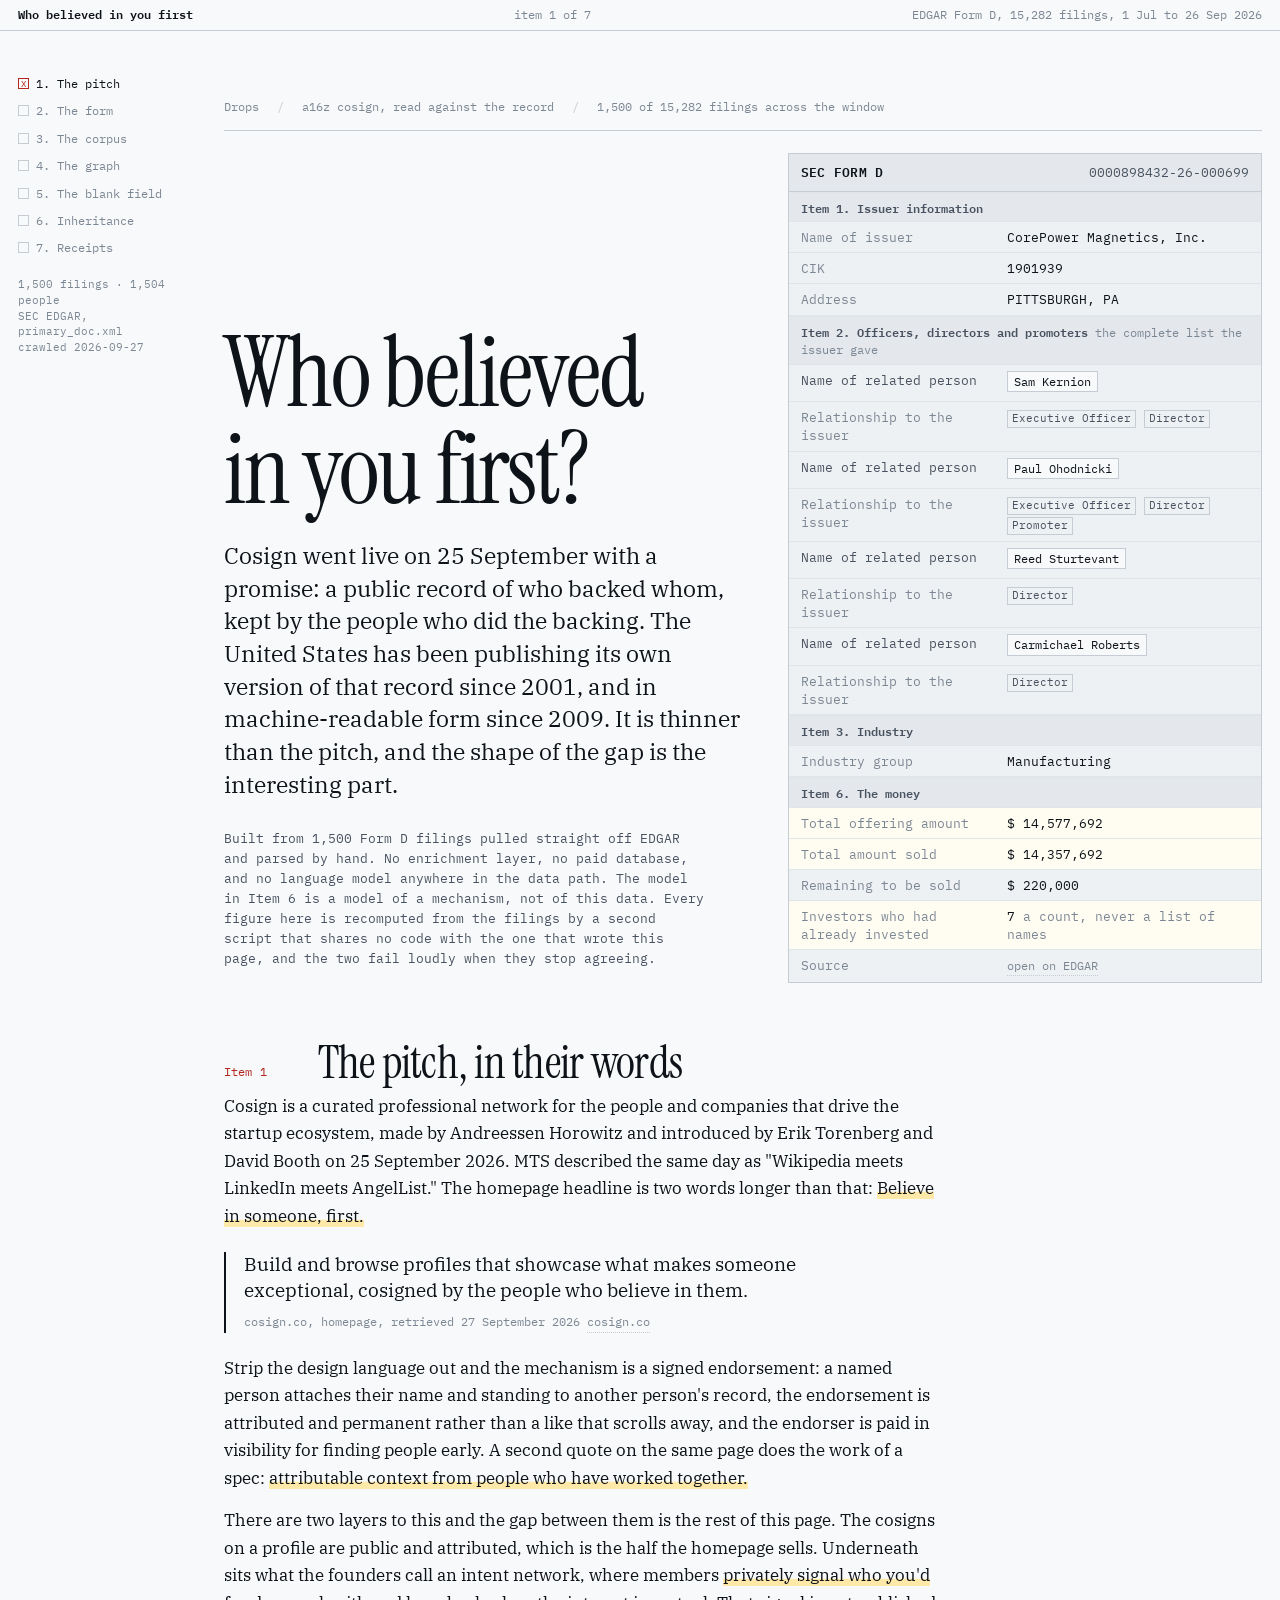
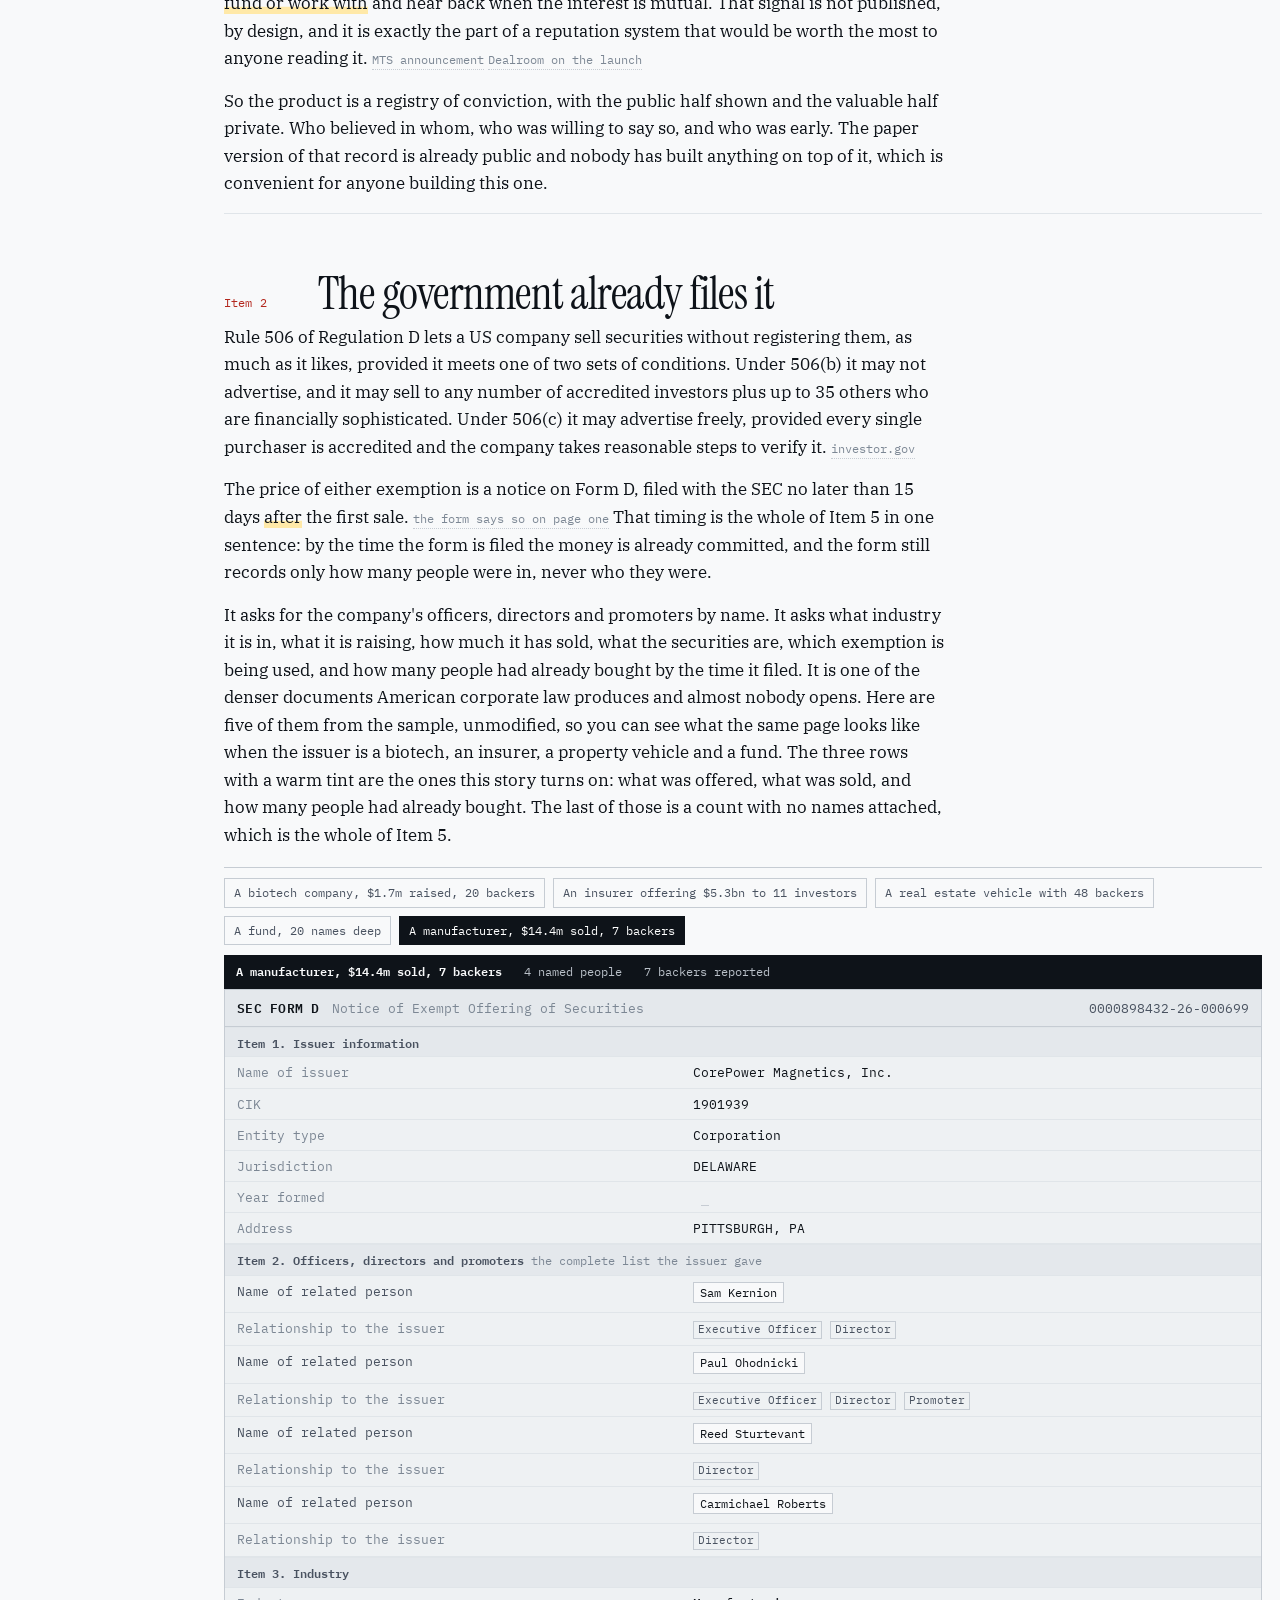
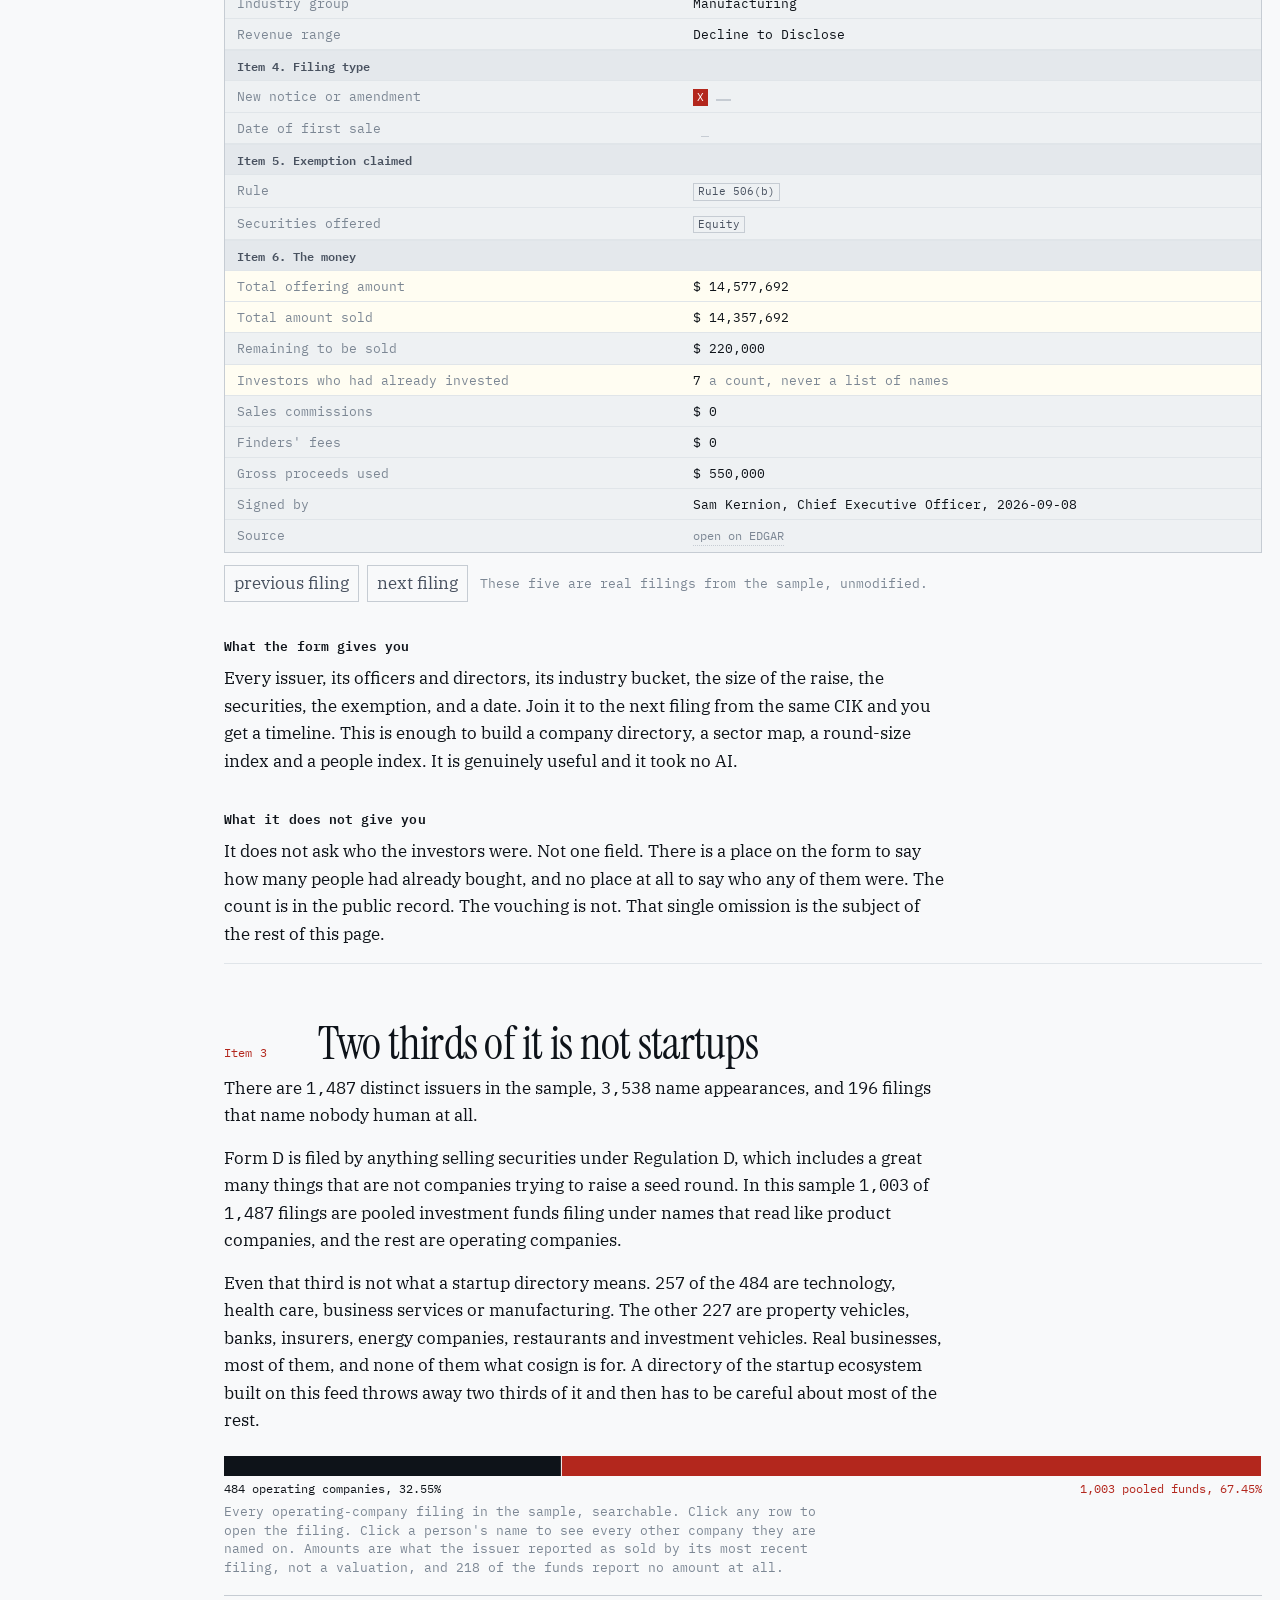
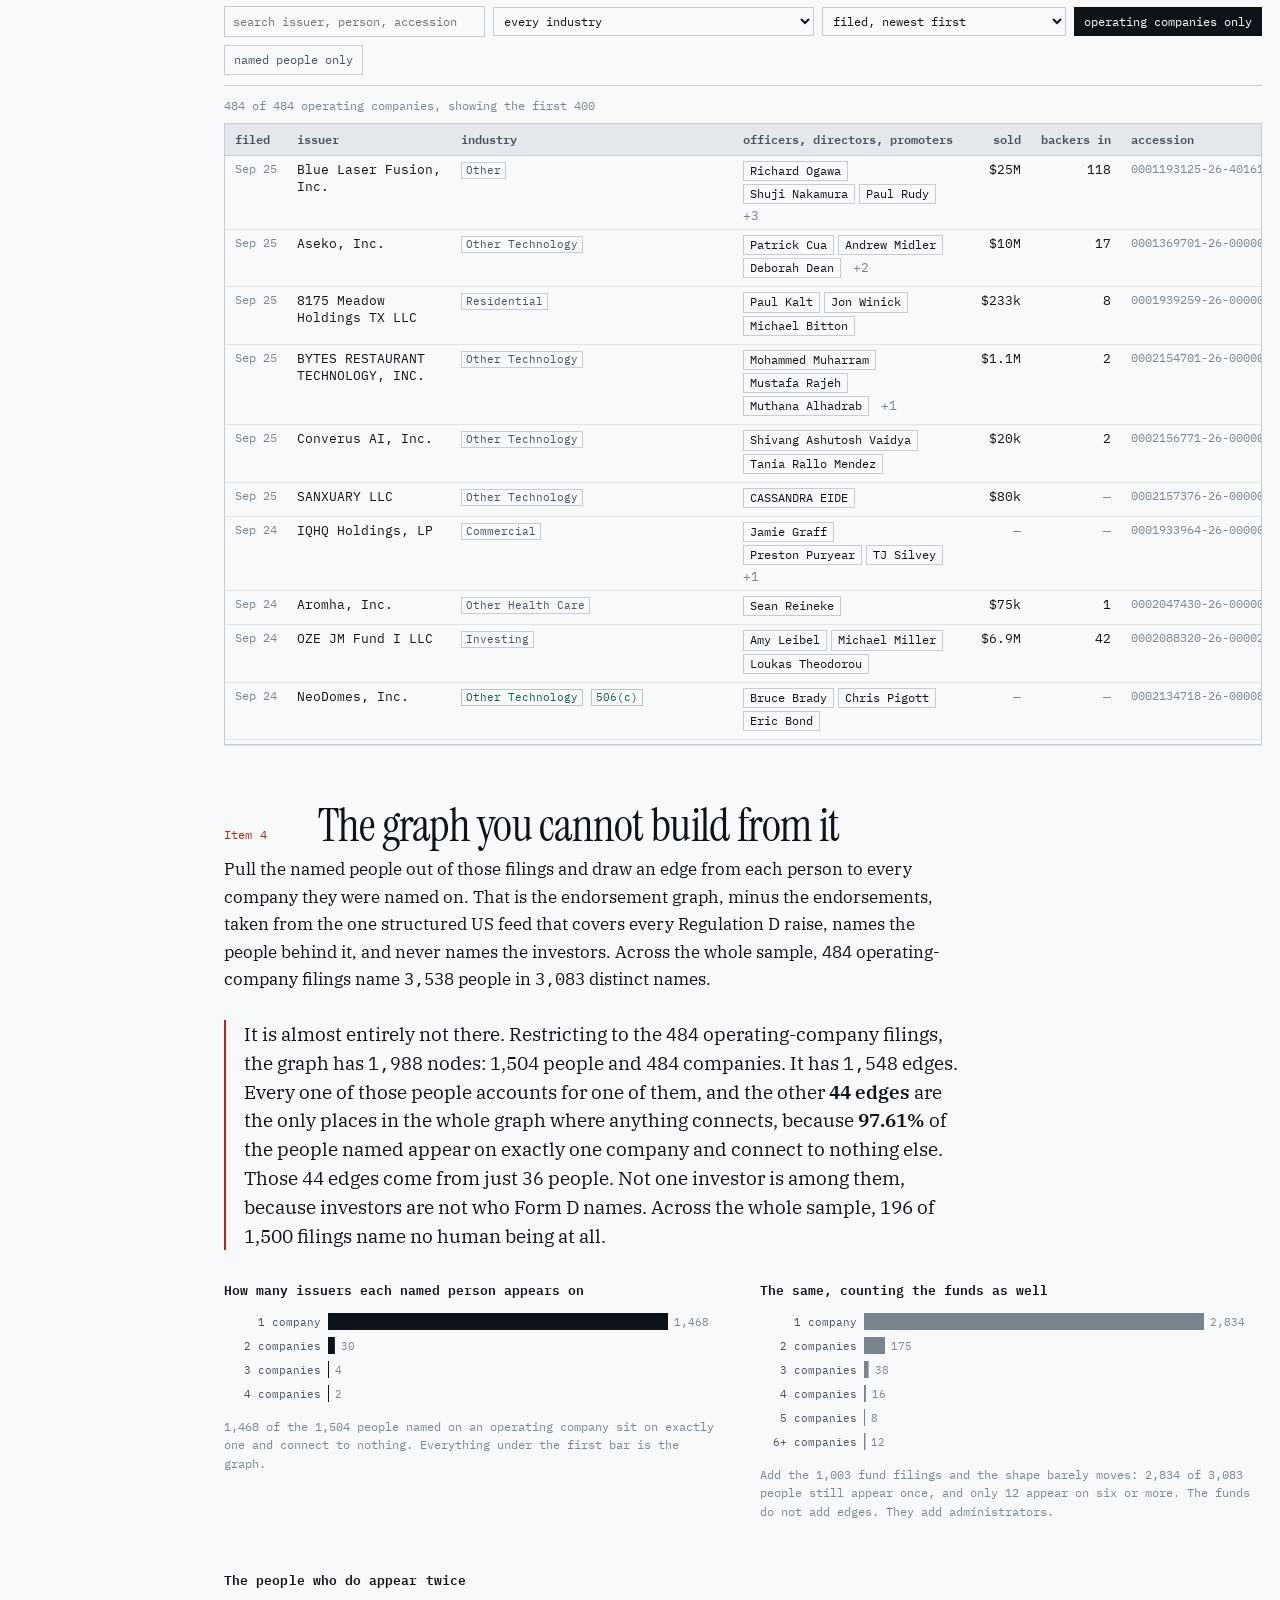
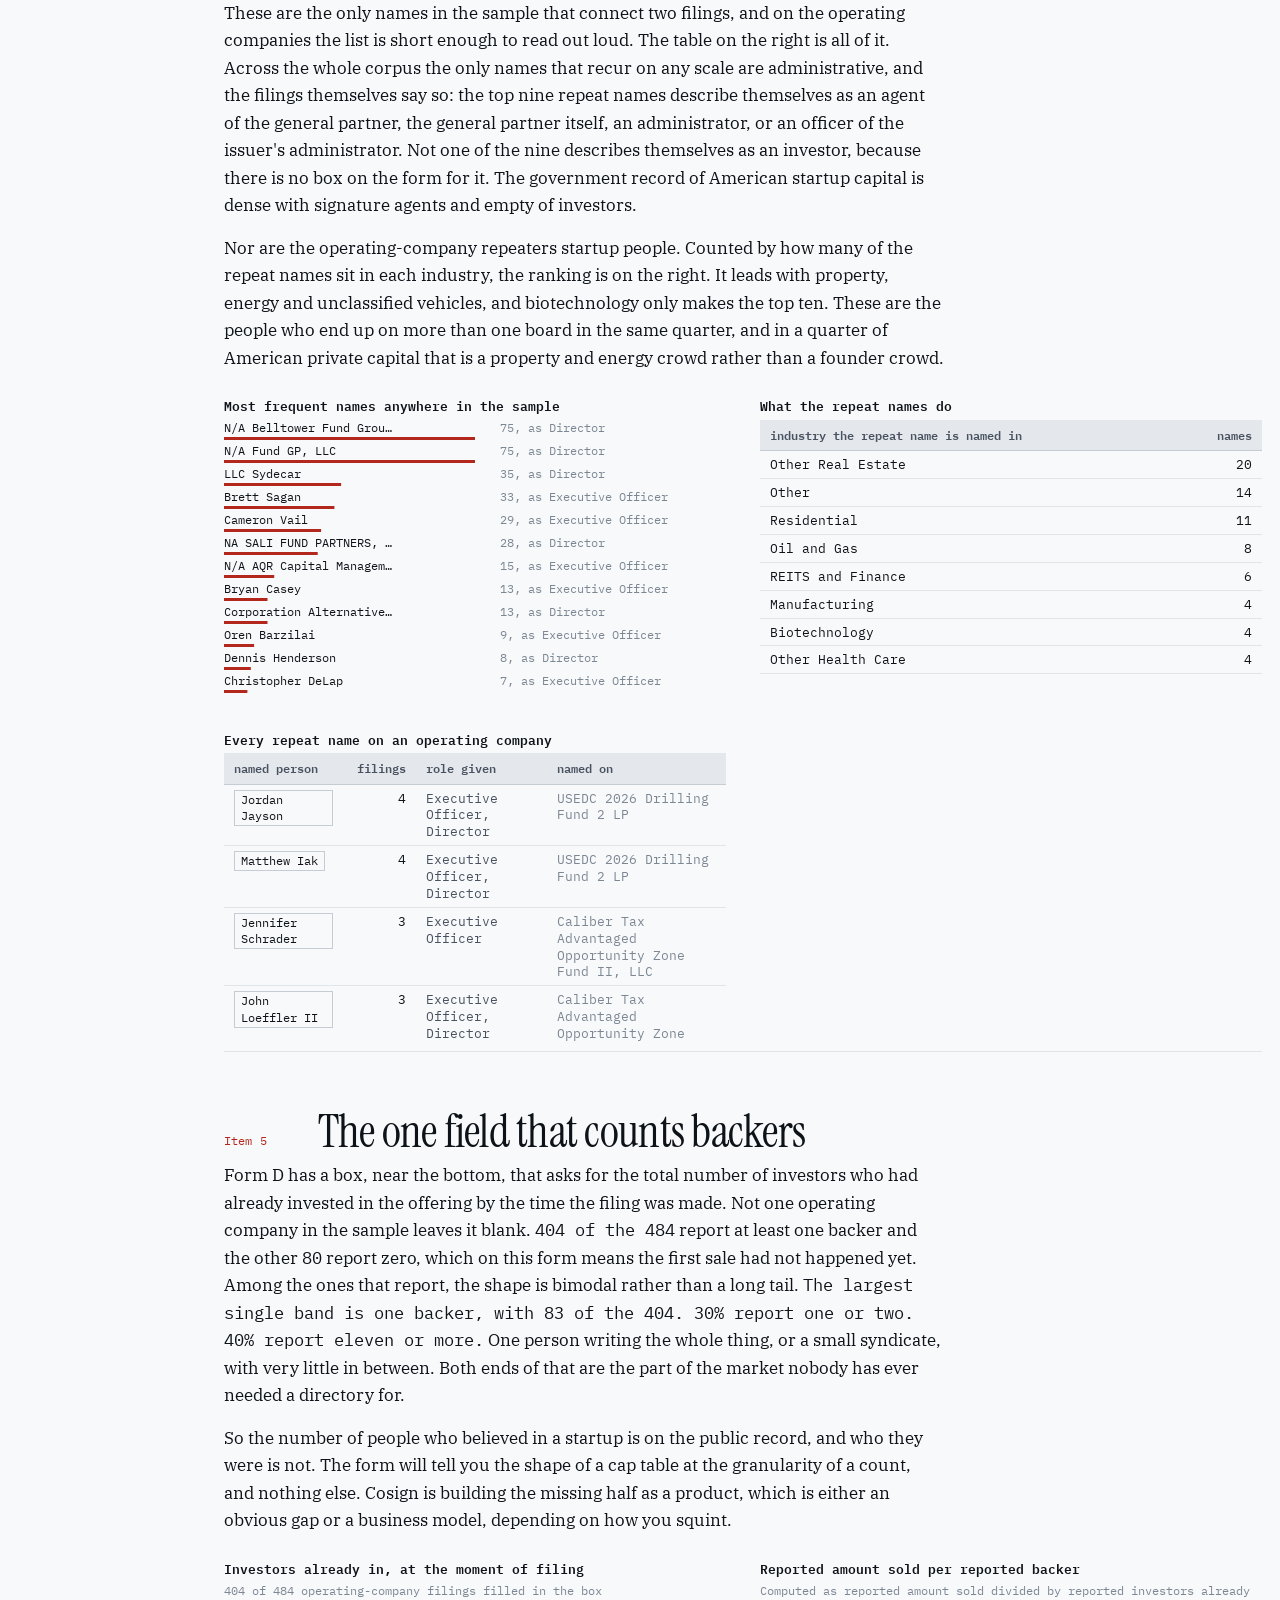
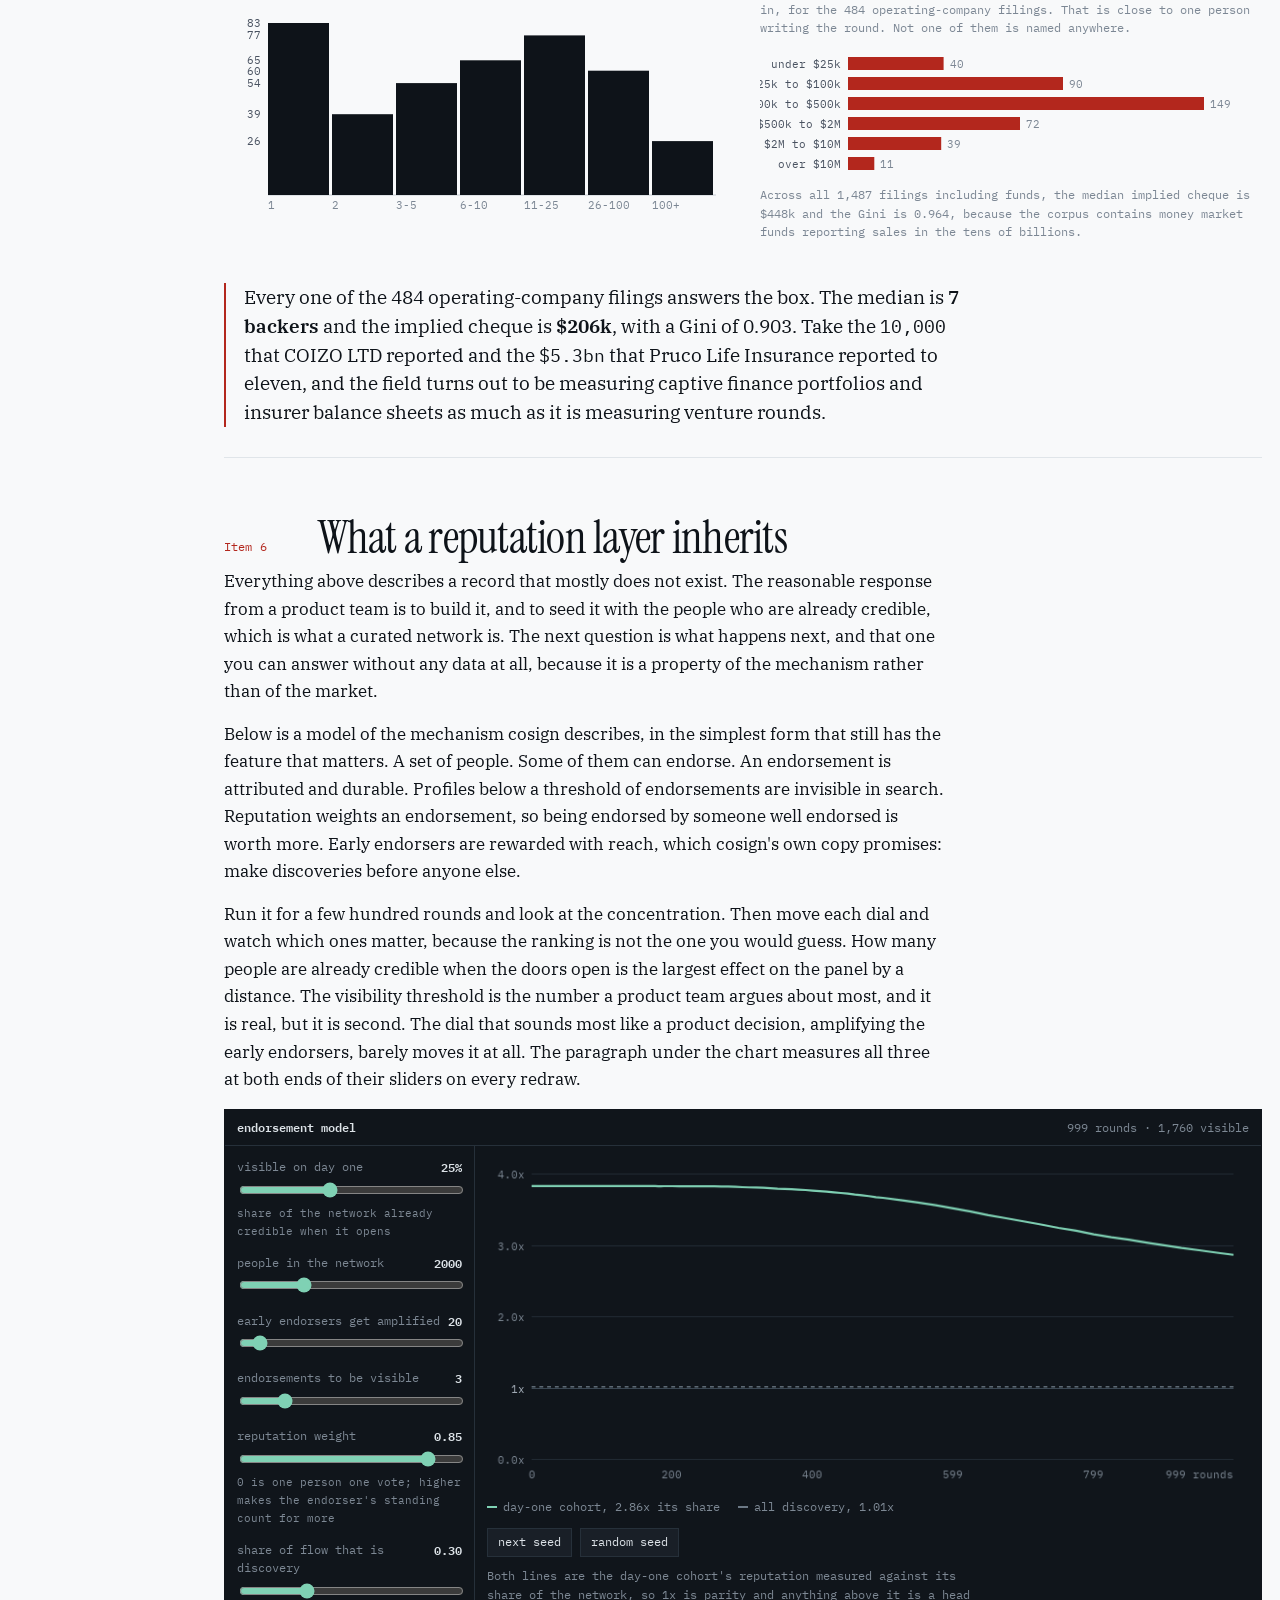
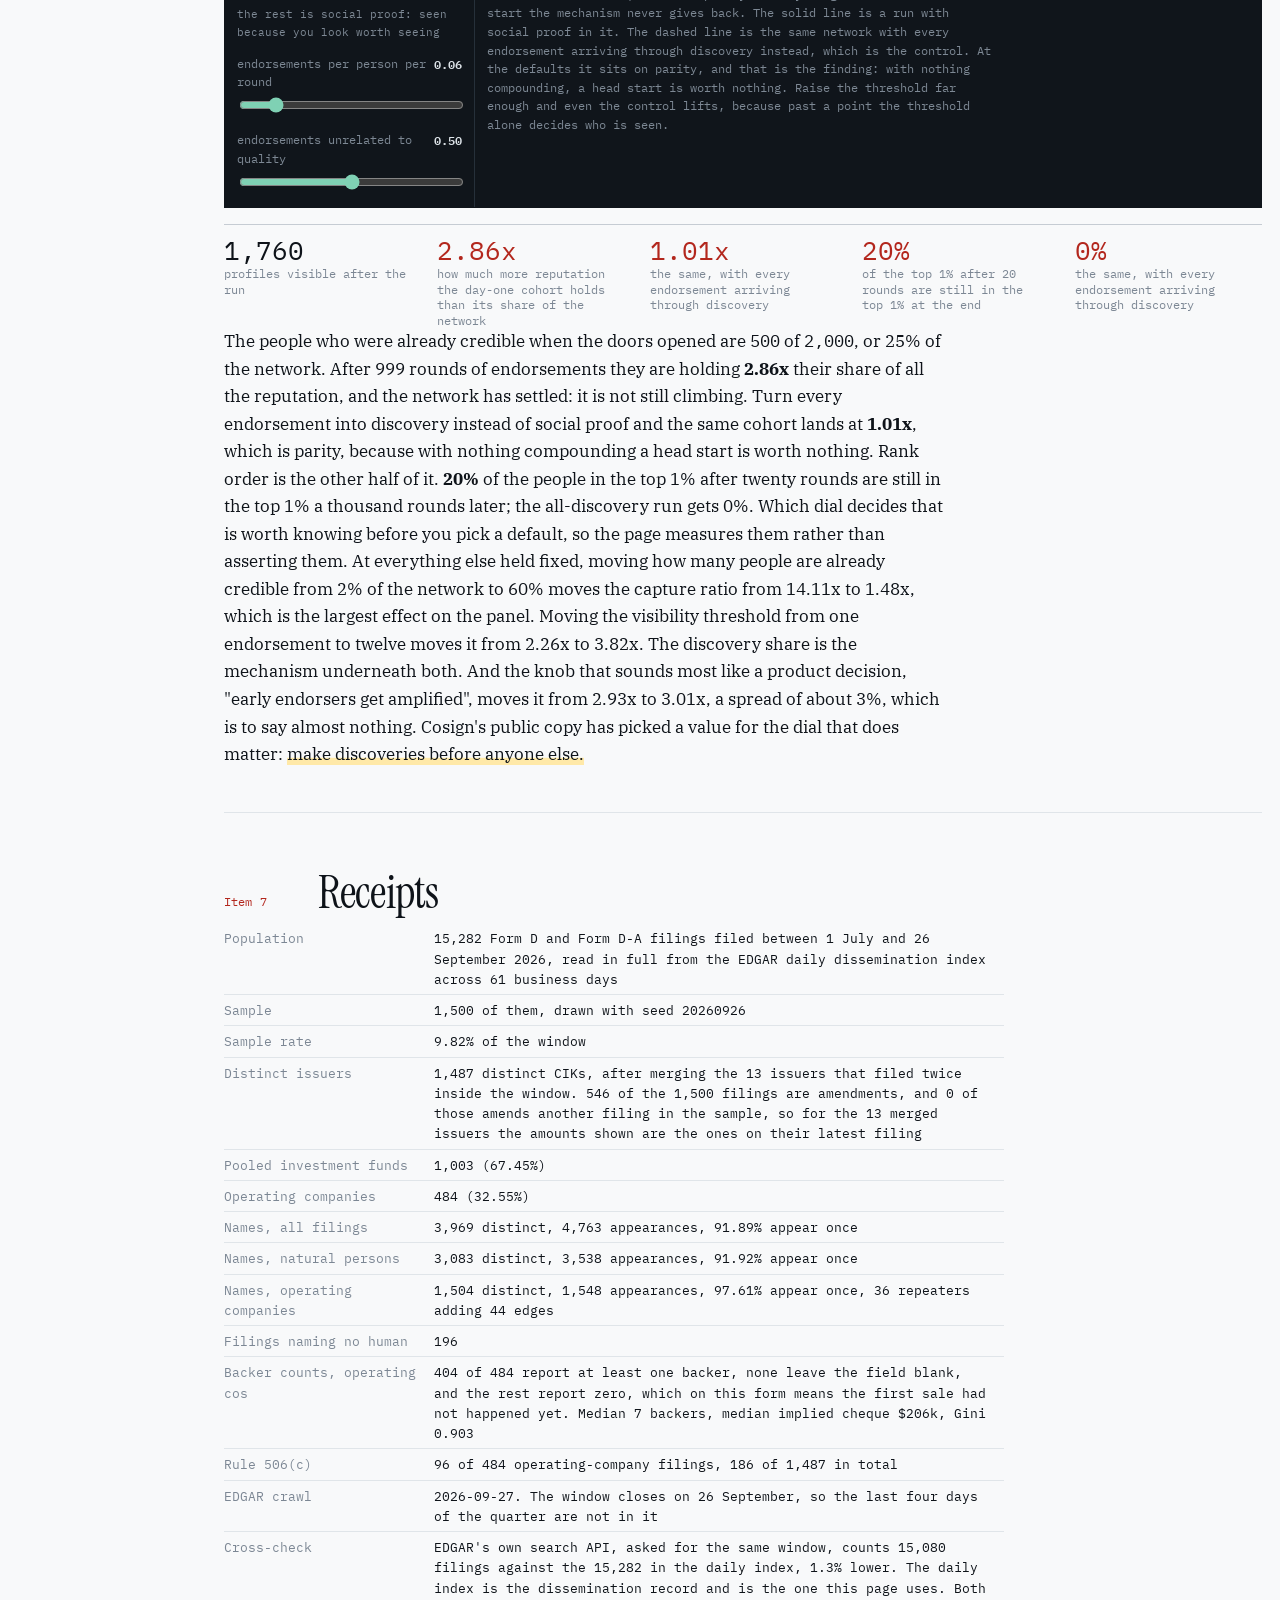
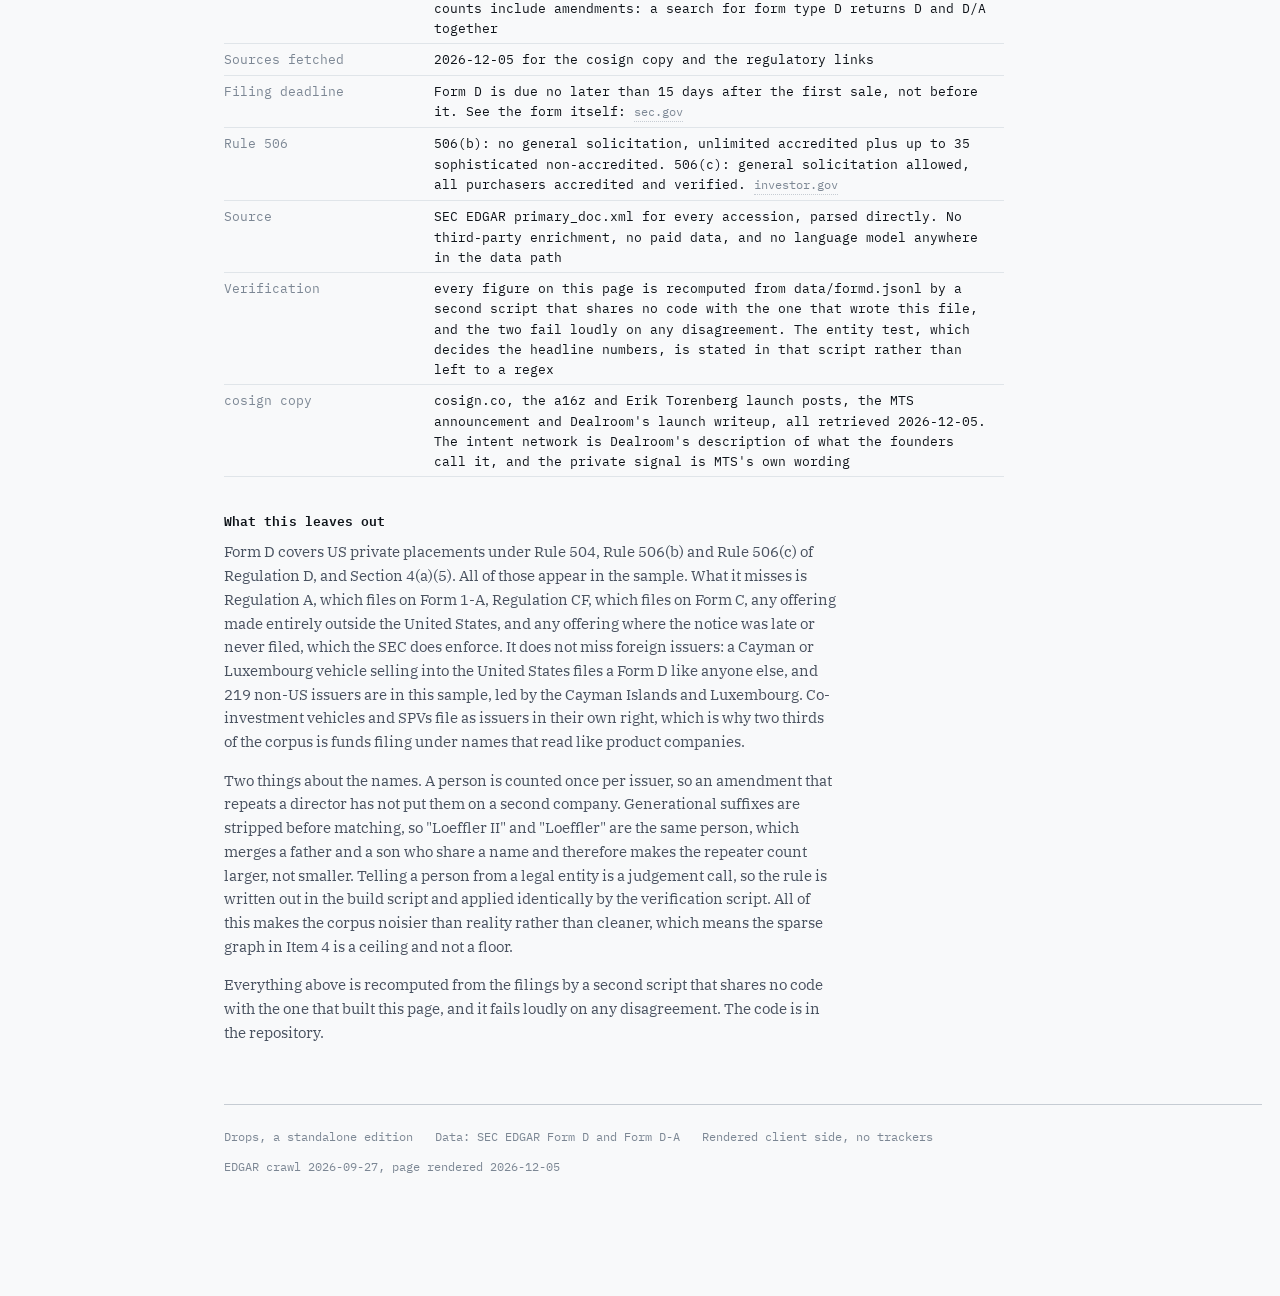
<file: index.html>
<!DOCTYPE html>
<html lang="en">
<head>
<meta charset="utf-8">
<meta name="viewport" content="width=device-width, initial-scale=1">
<title>Who believed in you first?</title>
<meta name="description" content="Cosign launched on 25 September promising a public record of who backed whom. The US record of who backs whom already exists, and it is filed every day. Here is what is in it.">
<link rel="preconnect" href="https://fonts.googleapis.com">
<link rel="preconnect" href="https://fonts.gstatic.com" crossorigin>
<link href="https://fonts.googleapis.com/css2?family=IBM+Plex+Mono:ital,wght@0,400;0,500;0,600;1,400&family=IBM+Plex+Serif:ital,wght@0,400;0,500;1,400&family=Instrument+Serif:ital@0;1&display=swap" rel="stylesheet">
<link rel="stylesheet" href="style.css">
</head>
<body>

<div class="chrome mono">
  <span><b>Who believed in you first</b></span>
  <span class="sp"></span>
  <span class="idx" id="chrome-idx">item 1 of 7</span>
  <span class="sp"></span>
  <span class="idx" id="chrome-stat">EDGAR Form D, July to September 2026</span>
</div>

<div class="wrap">

  <nav class="rail" aria-label="Sections">
    <ol id="rail-list"></ol>
    <div class="meta">
      <div id="rail-n"></div>
      <div>SEC EDGAR, primary_doc.xml</div>
      <div>crawled <span id="rail-date"></span></div>
    </div>
  </nav>

  <main>

    <!-- ============================================================ hero -->
    <div class="hero">
      <div class="kicker mono">
        <span>Drops</span>
        <span class="dot">/</span>
        <span>a16z cosign, read against the record</span>
        <span class="dot">/</span>
        <span id="kicker-n">loading the crawl</span>
      </div>

      <div class="hero-grid">
        <div>
          <h1>Who believed in you&nbsp;first?</h1>
          <p class="stand">Cosign went live on 25 September with a promise: a public
            record of who backed whom, kept by the people who did the backing.
            The United States has been publishing its own version of that record
            since 2001, and in machine-readable form since 2009. It is thinner
            than the pitch, and the shape of the gap is the interesting part.</p>
          <p class="byline mono">Built from <span id="by-f">&#8230;</span> Form D filings pulled
            straight off EDGAR and parsed by hand. No enrichment layer, no paid
            database, and no language model anywhere in the data path. The model
            in Item 6 is a model of a mechanism, not of this data. Every figure
            here is recomputed from the filings by a second script that shares no
            code with the one that wrote this page, and the two fail loudly when
            they stop agreeing.</p>
        </div>
        <div id="hero-form"></div>
      </div>
    </div>

    <!-- ============================================================ item 1 -->
    <section id="s1">
      <h2 class="with-no"><span class="item-no">Item 1</span><span>The pitch, in their words</span></h2>
      <p>Cosign is a curated professional network for the people and companies
        that drive the startup ecosystem, made by Andreessen Horowitz and
        introduced by Erik Torenberg and David Booth on 25 September 2026. MTS
        described the same day as "Wikipedia meets LinkedIn meets AngelList." The
        homepage headline is two words longer than that:
        <em class="term">Believe in someone, first.</em></p>

      <blockquote>
        <p>Build and browse profiles that showcase what makes someone
          exceptional, cosigned by the people who believe in them.</p>
        <cite>cosign.co, homepage, retrieved 27 September 2026
          <a class="src" href="https://cosign.co" target="_blank" rel="noopener">cosign.co</a></cite>
      </blockquote>

      <p>Strip the design language out and the mechanism is a signed
        endorsement: a named person attaches their name and standing to another
        person's record, the endorsement is attributed and permanent rather than
        a like that scrolls away, and the endorser is paid in visibility for
        finding people early. A second quote on the same page does the work of
        a spec: <em class="term">attributable context from people who have
        worked together.</em></p>

      <p>There are two layers to this and the gap between them is the rest of
        this page. The cosigns on a profile are public and attributed, which is
        the half the homepage sells. Underneath sits what the founders call an
        intent network, where members
        <em class="term">privately signal who you'd fund or work with</em> and
        hear back when the interest is mutual. That signal is not published, by
        design, and it is exactly the part of a reputation system that would be
        worth the most to anyone reading it.
        <a class="src" href="https://x.com/MTSlive/status/2103504351797092668"
           target="_blank" rel="noopener">MTS announcement</a>
        <a class="src" href="https://app.dealroom.co/news/note/a16z-launches-cosign-a-curated-professional-network-for-the-startup-community"
           target="_blank" rel="noopener">Dealroom on the launch</a></p>

      <p>So the product is a registry of conviction, with the public half shown
        and the valuable half private. Who believed in whom, who was willing to
        say so, and who was early. The paper version of that record is already
        public and nobody has built anything on top of it, which is convenient
        for anyone building this one.</p>
    </section>

    <!-- ============================================================ item 2 -->
    <section id="s2">
      <h2 class="with-no"><span class="item-no">Item 2</span><span>The government already files it</span></h2>
      <p>Rule 506 of Regulation D lets a US company sell securities without
        registering them, as much as it likes, provided it meets one of two sets
        of conditions. Under 506(b) it may not advertise, and it may sell to any
        number of accredited investors plus up to 35 others who are financially
        sophisticated. Under 506(c) it may advertise freely, provided every single
        purchaser is accredited and the company takes reasonable steps to verify
        it. <span class="src" href="https://www.sec.gov/answers/rule506.htm"
        target="_blank" rel="noopener">investor.gov</span></p>
      <p>The price of either exemption is a notice on Form D, filed with the SEC
        no later than 15 days <em class="term">after</em> the first sale.
        <span class="src" href="https://www.sec.gov/Archives/edgar/vprr/0201/02014640.pdf"
        target="_blank" rel="noopener">the form says so on page one</span> That
        timing is the whole of Item 5 in one sentence: by the time the form is
        filed the money is already committed, and the form still records only
        how many people were in, never who they were.</p>
      <p>It asks for the company's officers, directors and promoters by name. It
        asks what industry it is in, what it is raising, how much it has sold,
        what the securities are, which exemption is being used, and how many
        people had already bought by the time it filed. It is one of the denser
        documents American corporate law produces and almost nobody opens. Here
        are five of them from the sample, unmodified, so you can see what the
        same page looks like when the issuer is a biotech, an insurer, a
        property vehicle and a fund. The three rows with a warm tint are the ones
        this story turns on: what was offered, what was sold, and how many people
        had already bought. The last of those is a count with no names attached,
        which is the whole of Item 5.</p>

      <div id="anatomy"></div>

      <h3>What the form gives you</h3>
      <p>Every issuer, its officers and directors, its industry bucket, the size
        of the raise, the securities, the exemption, and a date. Join it to the
        next filing from the same CIK and you get a timeline. This is enough to
        build a company directory, a sector map, a round-size index and a
        people index. It is genuinely useful and it took no AI.</p>

      <h3>What it does not give you</h3>
      <p>It does not ask who the investors were. Not one field. There is a place
        on the form to say how many people had already bought, and no place at
        all to say who any of them were. The count is in the public record. The
        vouching is not. That single omission is the subject of the rest of this
        page.</p>
    </section>

    <!-- ============================================================ item 3 -->
    <section id="s3">
      <h2 class="with-no"><span class="item-no">Item 3</span><span>Two thirds of it is not startups</span></h2>
      <p id="dir-intro">Loading the crawl.</p>
      <p>Form D is filed by anything selling securities under Regulation D, which
        includes a great many things that are not companies trying to raise a seed
        round. In this sample <span class="mono" id="fund-n"></span> of
        <span class="mono" id="iss-n"></span> filings are pooled investment funds
        filing under names that read like product companies, and the rest are
        operating companies.</p>
      <p>Even that third is not what a startup directory means.
        <span class="mono" id="co-tech"></span> of the
        <span class="mono" id="co-n"></span> are technology, health care, business
        services or manufacturing. The other
        <span class="mono" id="co-other"></span> are property vehicles, banks,
        insurers, energy companies, restaurants and investment vehicles. Real
        businesses, most of them, and none of them what cosign is for. A directory
        of the startup ecosystem built on this feed throws away two thirds of it
        and then has to be careful about most of the rest.</p>

      <svg class="bars" id="split-chart" viewBox="0 0 420 54" role="img"
           aria-label="Share of the sample that is pooled investment funds"></svg>

      <p class="note">Every operating-company filing in the sample, searchable.
        Click any row to open the filing. Click a person's name to see every other
        company they are named on. Amounts are what the issuer reported as sold by
        its most recent filing, not a valuation, and <span class="mono"
        id="noamount"></span> of the funds report no amount at all.</p>

      <div class="ctl mono">
        <input type="search" id="q" placeholder="search issuer, person, accession" aria-label="Search the directory">
        <select id="f-ind" aria-label="Filter by industry"><option value="">every industry</option></select>
        <select id="f-sort" aria-label="Sort">
          <option value="d">filed, newest first</option>
          <option value="d-asc">filed, oldest first</option>
          <option value="d$">amount sold, largest first</option>
          <option value="d$-asc">amount sold, smallest first</option>
          <option value="k">backers already in, most first</option>
          <option value="n">issuer name</option>
        </select>
        <button class="b" id="f-kind" aria-pressed="true">operating companies only</button>
        <button class="b" id="f-people" aria-pressed="false">named people only</button>
      </div>
      <div class="ctl-result mono" id="dir-count"></div>

      <div class="dirwrap">
        <div class="scroller">
          <table class="dir">
            <caption class="sr">Form D filings filed between 1 July and 26 September 2026</caption>
            <thead><tr>
              <th data-sort="f" scope="col">filed</th>
              <th data-sort="n" scope="col">issuer</th>
              <th data-sort="g" scope="col">industry</th>
              <th data-sort="n" scope="col">officers, directors, promoters</th>
              <th class="num" data-sort="d$" scope="col">sold</th>
              <th class="num" data-sort="k" scope="col">backers in</th>
              <th data-sort="i" scope="col">accession</th>
            </tr></thead>
            <tbody id="dir-body"></tbody>
          </table>
          <div class="empty" id="dir-empty" hidden>Nothing matches. Try a shorter search.</div>
        </div>
      </div>

      <div id="dir-detail"></div>
    </section>

    <!-- ============================================================ item 4 -->
    <section id="s4">
      <h2 class="with-no"><span class="item-no">Item 4</span><span>The graph you cannot build from it</span></h2>
      <p id="graphtext">Pull the named people out of those filings and draw an
        edge from each person to every company they were named on. That is the
        endorsement graph, minus the endorsements, taken from the one structured
        US feed that covers every Regulation D raise, names the people behind it,
        and never names the investors.</p>
      <p id="graphverdict" class="finding"></p>

      <div class="charts">
        <div class="chart">
          <h4>How many issuers each named person appears on</h4>
          <svg class="bars" id="deg-chart" viewBox="0 0 420 200" role="img"
               aria-label="Operating-company filings: distribution of how many companies each named person appears on"></svg>
          <p class="legend" id="deg-legend"></p>
        </div>
        <div class="chart">
          <h4>The same, counting the funds as well</h4>
          <svg class="bars" id="deg-all-chart" viewBox="0 0 420 200" role="img"
               aria-label="All filings: distribution of how many issuers each named person appears on"></svg>
          <p class="legend" id="deg-all-legend"></p>
        </div>
      </div>

      <h3>The people who do appear twice</h3>
      <p>These are the only names in the sample that connect two filings, and on
        the operating companies the list is short enough to read out loud. The
        table on the right is all of it. Across the whole corpus the only names
        that recur on any scale are administrative, and the filings themselves say
        so: the top nine repeat names describe themselves as an agent of the
        general partner, the general partner itself, an administrator, or an
        officer of the issuer's administrator. Not one of the nine describes
        themselves as an investor, because there is no box on the form for it.
        The government record of American startup capital is dense with
        signature agents and empty of investors.</p>
      <p>Nor are the operating-company repeaters startup people. Counted by how
        many of the repeat names sit in each industry, the ranking is on the
        right. It leads with property, energy and unclassified vehicles, and
        biotechnology only makes the top ten. These are the people who end up on
        more than one board in the same quarter, and in a quarter of American
        private capital that is a property and energy crowd rather than a
        founder crowd.</p>

      <div class="charts">
        <div class="chart">
          <h4>Most frequent names anywhere in the sample</h4>
          <svg class="bars" id="agent-chart" viewBox="0 0 420 260" role="img"
               aria-label="Most frequently named parties across the sample"></svg>
        </div>
        <div class="chart">
          <h4>What the repeat names do</h4>
          <div class="dirwrap" style="border:0;max-height:290px">
            <div class="scroller">
              <table class="dir">
                <thead><tr>
                  <th scope="col">industry the repeat name is named in</th>
                  <th class="num" scope="col">names</th>
                </tr></thead>
                <tbody id="rep-ind"></tbody>
              </table>
            </div>
          </div>
        </div>
        <div class="chart">
          <h4>Every repeat name on an operating company</h4>
          <div class="dirwrap" style="max-height:290px;border:0">
            <div class="scroller">
              <table class="dir" id="rep-table">
                <thead><tr>
                  <th scope="col">named person</th>
                  <th class="num" scope="col">filings</th>
                  <th scope="col">role given</th>
                  <th scope="col">named on</th>
                </tr></thead>
                <tbody id="rep-body"></tbody>
              </table>
            </div>
          </div>
        </div>
      </div>
    </section>

    <!-- ============================================================ item 5 -->
    <section id="s5">
      <h2 class="with-no"><span class="item-no">Item 5</span><span>The one field that counts backers</span></h2>
      <p>Form D has a box, near the bottom, that asks for the total number of
        investors who had already invested in the offering by the time the filing
        was made. Not one operating company in the sample leaves it blank.
        <span class="mono" id="bk-report"></span> report at least one backer and
        the other <span class="mono" id="bk-zero"></span> report zero, which on
        this form means the first sale had not happened yet. Among the ones that
        report, the shape is bimodal rather than a long tail.
        <span class="mono" id="bk-bands"></span> One person writing the whole
        thing, or a small syndicate, with very little in between. Both ends of
        that are the part of the market nobody has ever needed a directory
        for.</p>
      <p>So the number of people who believed in a startup is on the public
        record, and who they were is not. The form will tell you the shape of a
        cap table at the granularity of a count, and nothing else. Cosign is
        building the missing half as a product, which is either an obvious gap
        or a business model, depending on how you squint.</p>

      <div class="charts">
        <div class="chart">
          <h4>Investors already in, at the moment of filing</h4>
          <p class="sub" id="ninv-sub"></p>
          <svg class="bars" id="ninv-chart" viewBox="0 0 420 210" role="img"
               aria-label="Distribution of the number of investors a filing reported"></svg>
        </div>
        <div class="chart">
          <h4>Reported amount sold per reported backer</h4>
          <p class="sub" id="check-sub"></p>
          <svg class="bars" id="check-chart" viewBox="0 0 420 250" role="img"
               aria-label="Distribution of implied average cheque size"></svg>
          <p class="legend" id="check-legend"></p>
        </div>
      </div>

      <p id="blank-note" class="finding"></p>
    </section>

    <!-- ============================================================ item 6 -->
    <section id="s6">
      <h2 class="with-no"><span class="item-no">Item 6</span><span>What a reputation layer inherits</span></h2>
      <p>Everything above describes a record that mostly does not exist. The
        reasonable response from a product team is to build it, and to seed it
        with the people who are already credible, which is what a curated
        network is. The next question is what happens next, and that one you can
        answer without any data at all, because it is a property of the
        mechanism rather than of the market.</p>
      <p>Below is a model of the mechanism cosign describes, in the simplest
        form that still has the feature that matters. A set of people. Some of
        them can endorse. An endorsement is attributed and durable. Profiles
        below a threshold of endorsements are invisible in search. Reputation
        weights an endorsement, so being endorsed by someone well endorsed is
        worth more. Early endorsers are rewarded with reach, which cosign's own
        copy promises: make discoveries before anyone else.</p>
      <p>Run it for a few hundred rounds and look at the concentration. Then move
        each dial and watch which ones matter, because the ranking is not the one
        you would guess. How many people are already credible when the doors open
        is the largest effect on the panel by a distance. The visibility threshold
        is the number a product team argues about most, and it is real, but it is
        second. The dial that sounds most like a product decision, amplifying the
        early endorsers, barely moves it at all. The paragraph under the chart
        measures all three at both ends of their sliders on every redraw.</p>

      <div class="panel" id="sim-panel">
        <div class="panel-head">
          <span class="t">endorsement model</span>
          <span class="sp"></span>
          <span id="sim-status">running</span>
        </div>
        <div class="sim">
          <div class="knobs">
            <div class="knob">
              <label for="k-co">visible on day one <b id="v-co">25%</b></label>
              <input type="range" id="k-co" min="2" max="60" step="1" value="25">
              <div class="hint">share of the network already credible when it opens</div>
            </div>
            <div class="knob">
              <label for="k-n">people in the network <b id="v-n">2000</b></label>
              <input type="range" id="k-n" min="500" max="6000" step="100" value="2000">
            </div>
            <div class="knob">
              <label for="k-seed">early endorsers get amplified <b id="v-seed">20</b></label>
              <input type="range" id="k-seed" min="1" max="300" step="1" value="20">
            </div>
            <div class="knob">
              <label for="k-vis">endorsements to be visible <b id="v-vis">3</b></label>
              <input type="range" id="k-vis" min="1" max="12" step="1" value="3">
            </div>
            <div class="knob">
              <label for="k-w">reputation weight <b id="v-w">0.85</b></label>
              <input type="range" id="k-w" min="0" max="0.98" step="0.01" value="0.85">
              <div class="hint">0 is one person one vote; higher makes the endorser's standing count for more</div>
            </div>
            <div class="knob">
              <label for="k-rr">share of flow that is discovery <b id="v-rr">0.30</b></label>
              <input type="range" id="k-rr" min="0.02" max="1" step="0.02" value="0.30">
              <div class="hint">the rest is social proof: seen because you look worth seeing</div>
            </div>
            <div class="knob">
              <label for="k-eff">endorsements per person per round <b id="v-eff">0.06</b></label>
              <input type="range" id="k-eff" min="0.005" max="0.4" step="0.005" value="0.06">
            </div>
            <div class="knob">
              <label for="k-noise">endorsements unrelated to quality <b id="v-noise">0.50</b></label>
              <input type="range" id="k-noise" min="0" max="1" step="0.05" value="0.5">
            </div>
          </div>
          <div class="stage">
            <canvas id="sim-canvas" width="760" height="340"
                    role="img" aria-label="How the reputation held by the day-one cohort decays over rounds of endorsements, against a run where every endorsement arrives through discovery"></canvas>
            <div class="legend" id="sim-legend"></div>
            <div class="acts">
              <button id="sim-run">next seed</button>
              <button id="sim-shuffle">random seed</button>
            </div>
            <p class="legend" style="color:var(--panel-dim);margin-top:10px">
              Both lines are the day-one cohort's reputation measured against its
              share of the network, so 1x is parity and anything above it is a
              head start the mechanism never gives back. The solid line is a run
              with social proof in it. The dashed line is the same network with
              every endorsement arriving through discovery instead, which is the
              control. At the defaults it sits on parity, and that is the finding:
              with nothing compounding, a head start is worth nothing. Raise the
              threshold far enough and even the control lifts, because past a
              point the threshold alone decides who is seen.
            </p>
          </div>
        </div>
      </div>

      <div class="readout mono" id="sim-readout"></div>

      <p id="sim-verdict" class="pending"></p>
      <p class="legend mono" id="sim-prose-status" style="color:var(--ink-3)"></p>
    </section>

    <!-- ============================================================ item 7 -->
    <section id="s7">
      <h2 class="with-no"><span class="item-no">Item 7</span><span>Receipts</span></h2>
      <table class="kv" id="receipts"></table>

      <h3>What this leaves out</h3>
      <p class="small">Form D covers US private placements under Rule 504,
        Rule 506(b) and Rule 506(c) of Regulation D, and Section 4(a)(5). All of
        those appear in the sample. What it misses is Regulation A, which files on
        Form 1-A, Regulation CF, which files on Form C, any offering made entirely
        outside the United States, and any offering where the notice was late or
        never filed, which the SEC does enforce. It does not miss foreign issuers:
        a Cayman or Luxembourg vehicle selling into the United States files a
        Form D like anyone else, and <span class="mono" id="nonus"></span> non-US
        issuers are in this sample, led by the Cayman Islands and Luxembourg.
        Co-investment vehicles and SPVs file as issuers in their own right, which
        is why two thirds of the corpus is funds filing under names that read like
        product companies.</p>
      <p class="small">Two things about the names. A person is counted once per
        issuer, so an amendment that repeats a director has not put them on a
        second company. Generational suffixes are stripped before matching, so
        "Loeffler II" and "Loeffler" are the same person, which merges a father
        and a son who share a name and therefore makes the repeater count larger,
        not smaller. Telling a person from a legal entity is a judgement call, so
        the rule is written out in the build script and applied identically by
        the verification script. All of this makes the corpus noisier than
        reality rather than cleaner, which means the sparse graph in Item 4 is a
        ceiling and not a floor.</p>
      <p class="small">Everything above is recomputed from the filings by a
        second script that shares no code with the one that built this page, and
        it fails loudly on any disagreement. The code is in the repository.</p>
    </section>

    <footer class="mono">
      <span>Drops, a standalone edition</span>
      <span>Data: SEC EDGAR Form D and Form D-A</span>
      <span>Rendered client side, no trackers</span>
      <span id="foot-date"></span>
    </footer>

  </main>
</div>

<div class="tip mono" id="tip" role="status" aria-live="polite"></div>

<script src="app.js"></script>
</body>
</html>
</file>
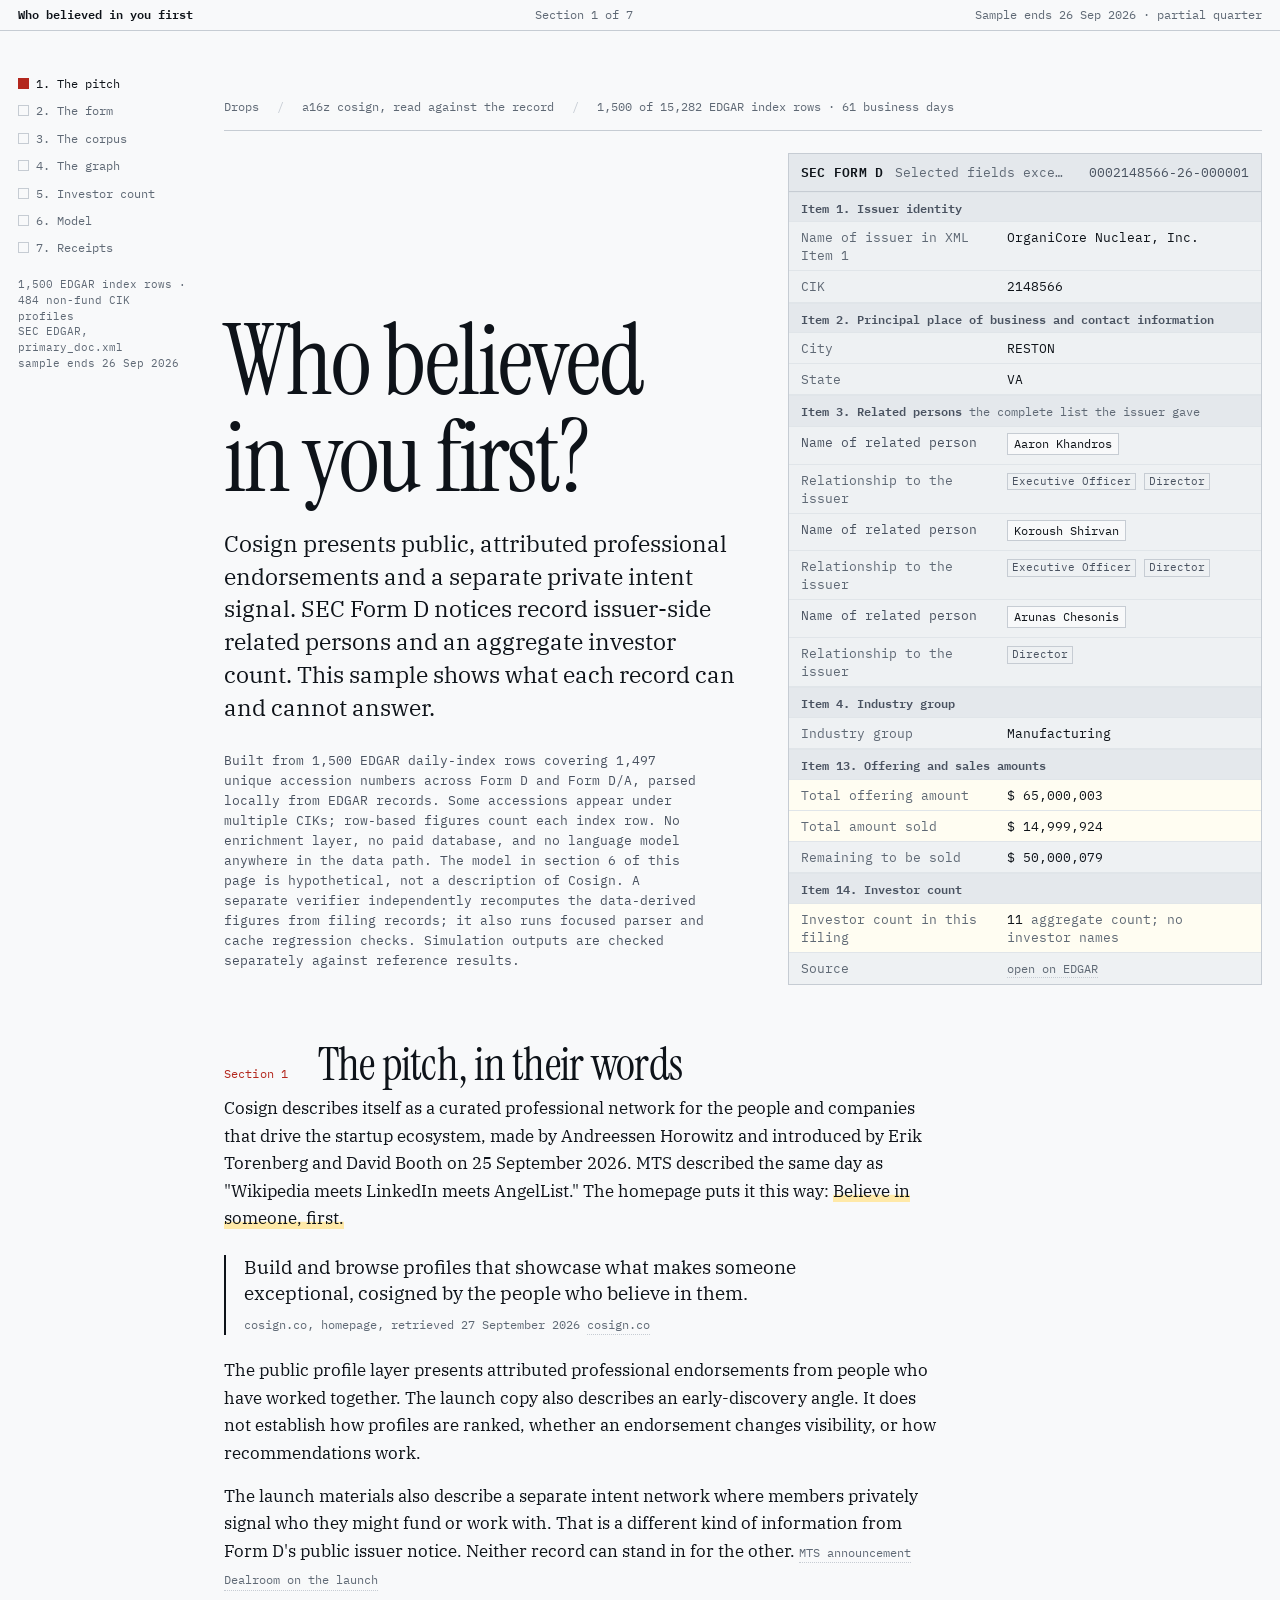
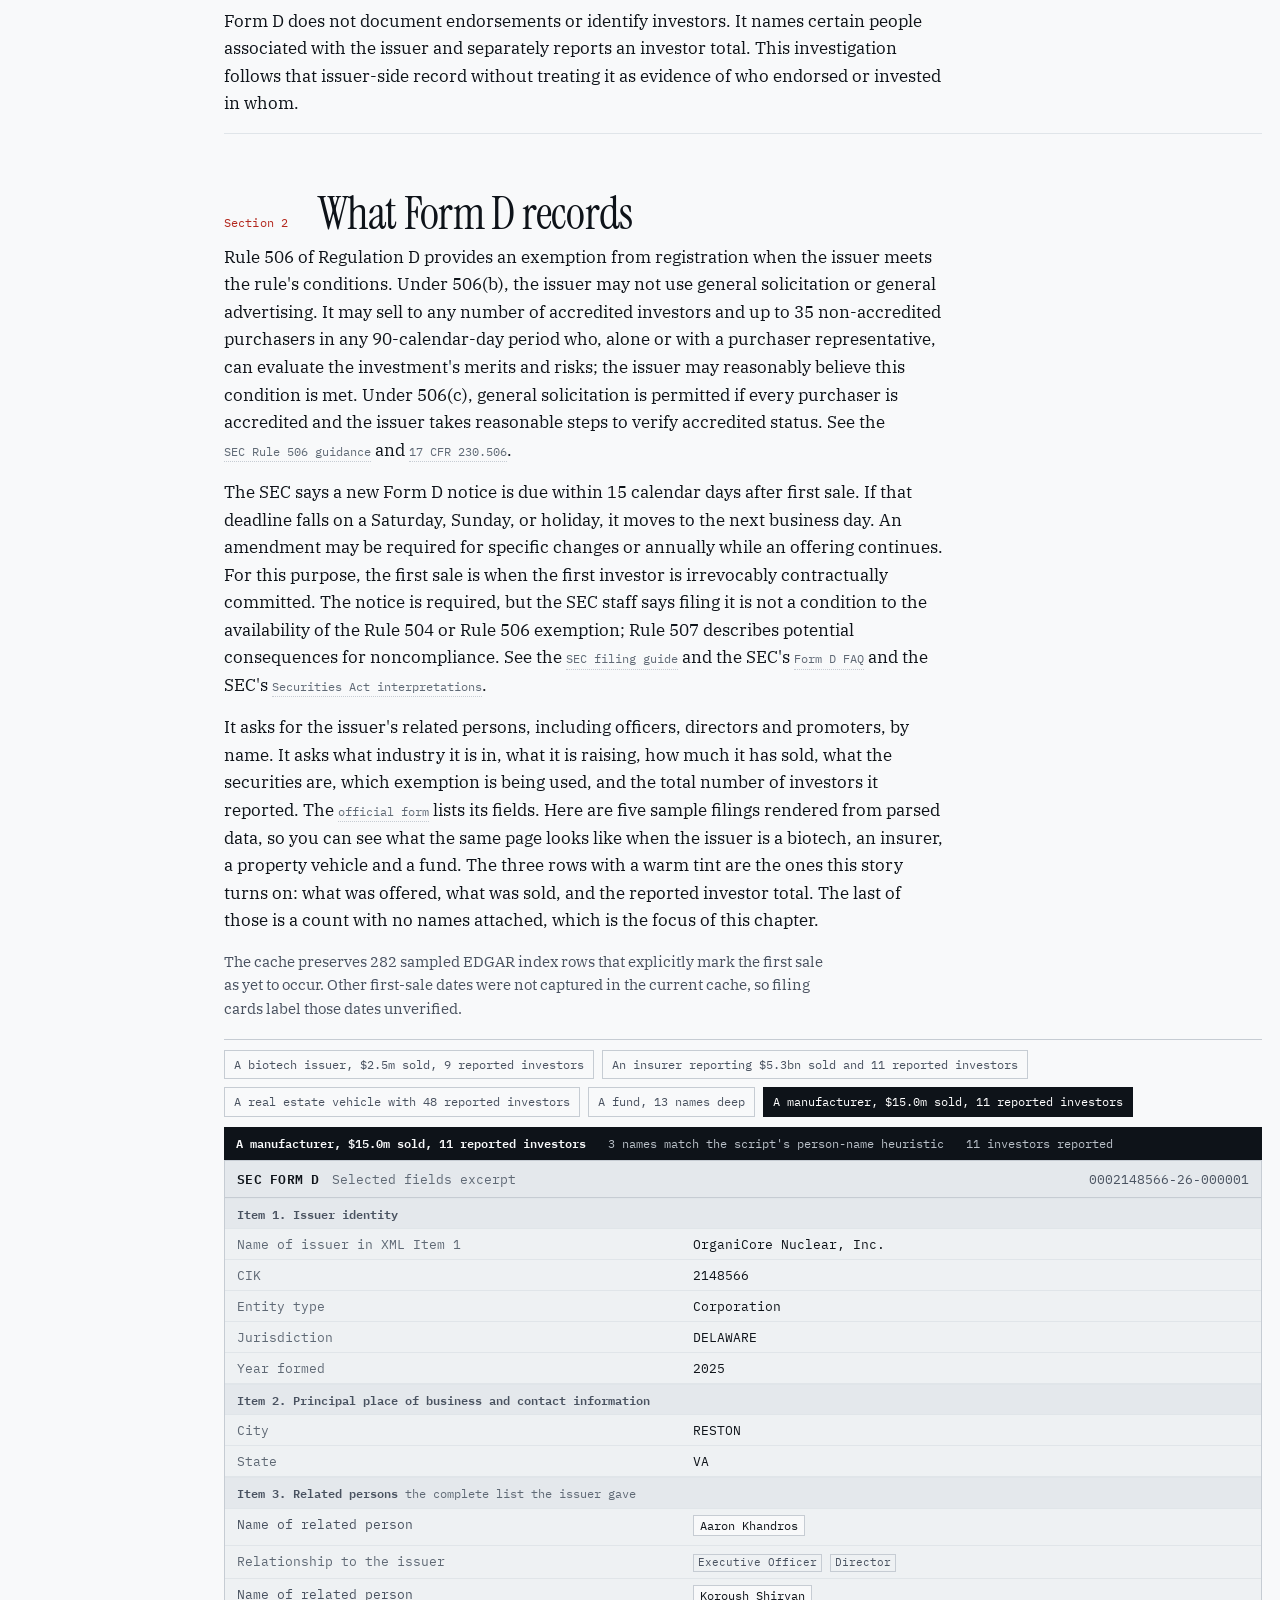
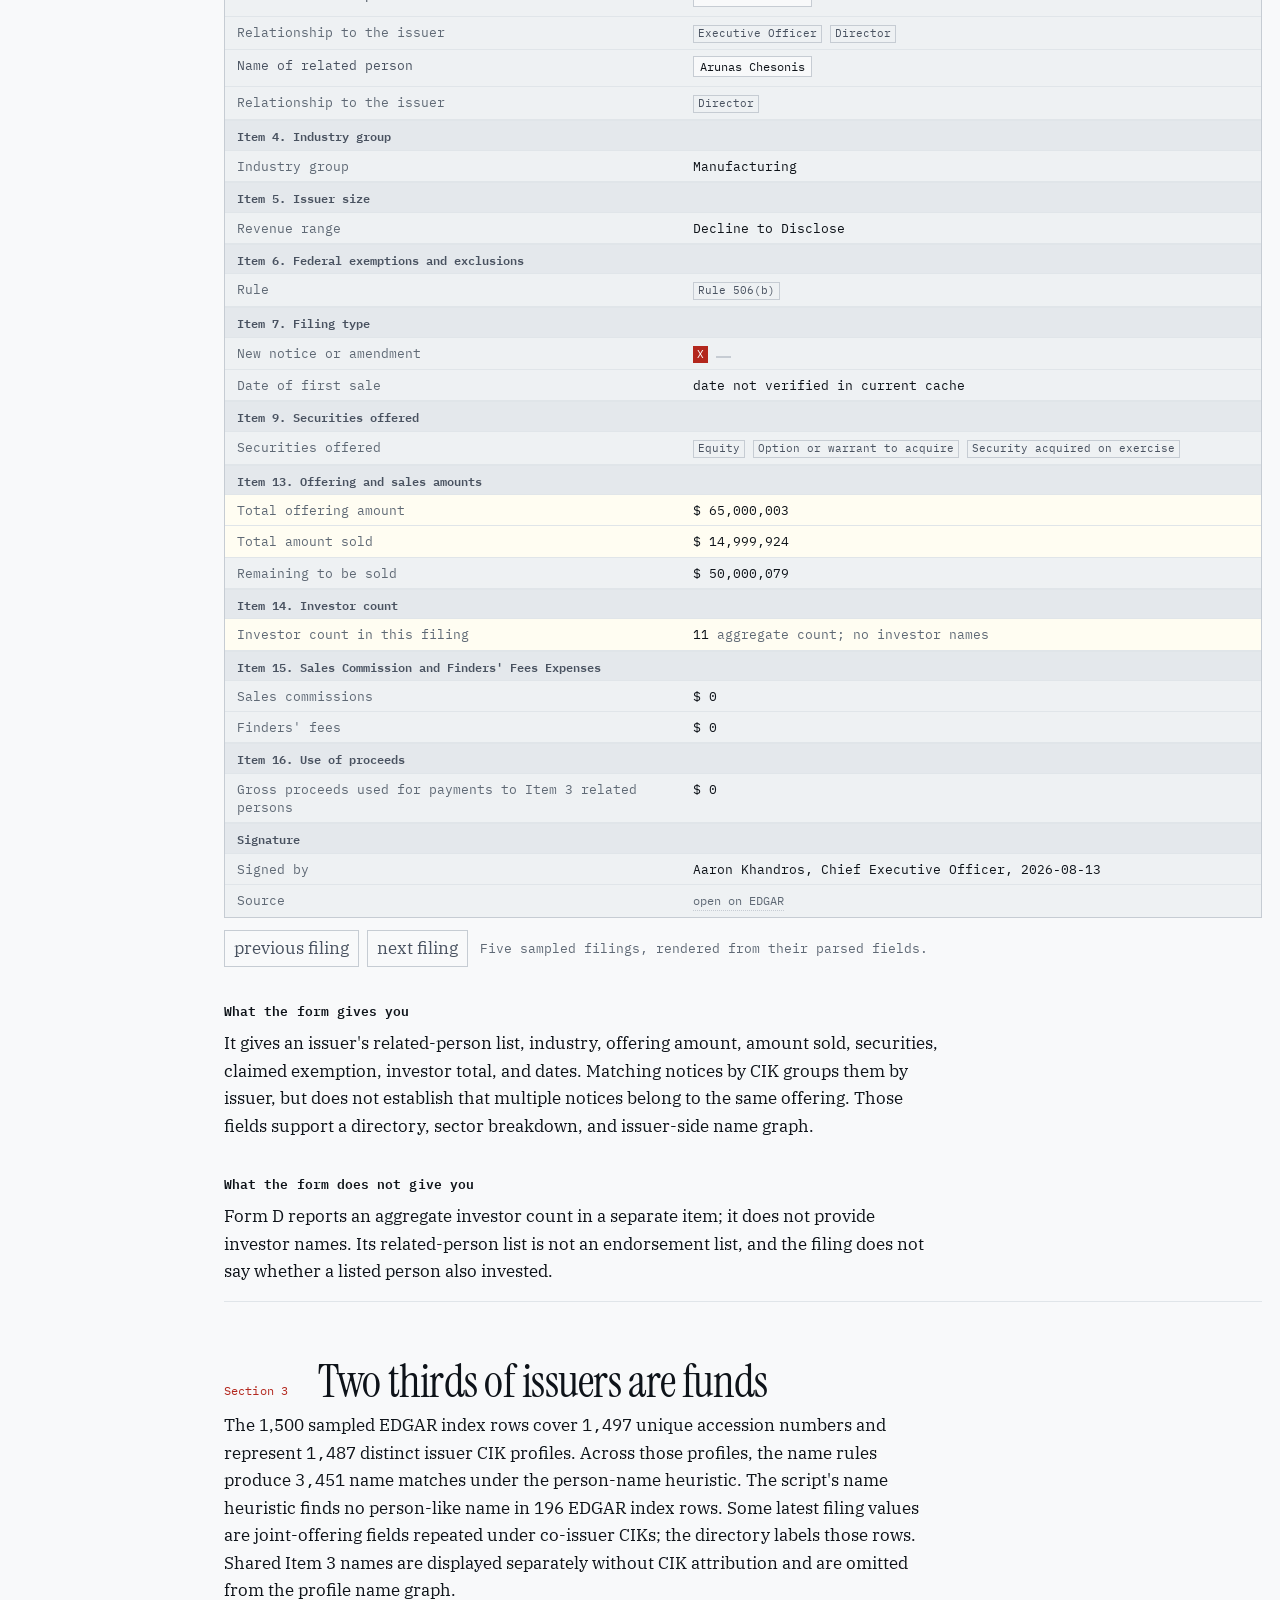
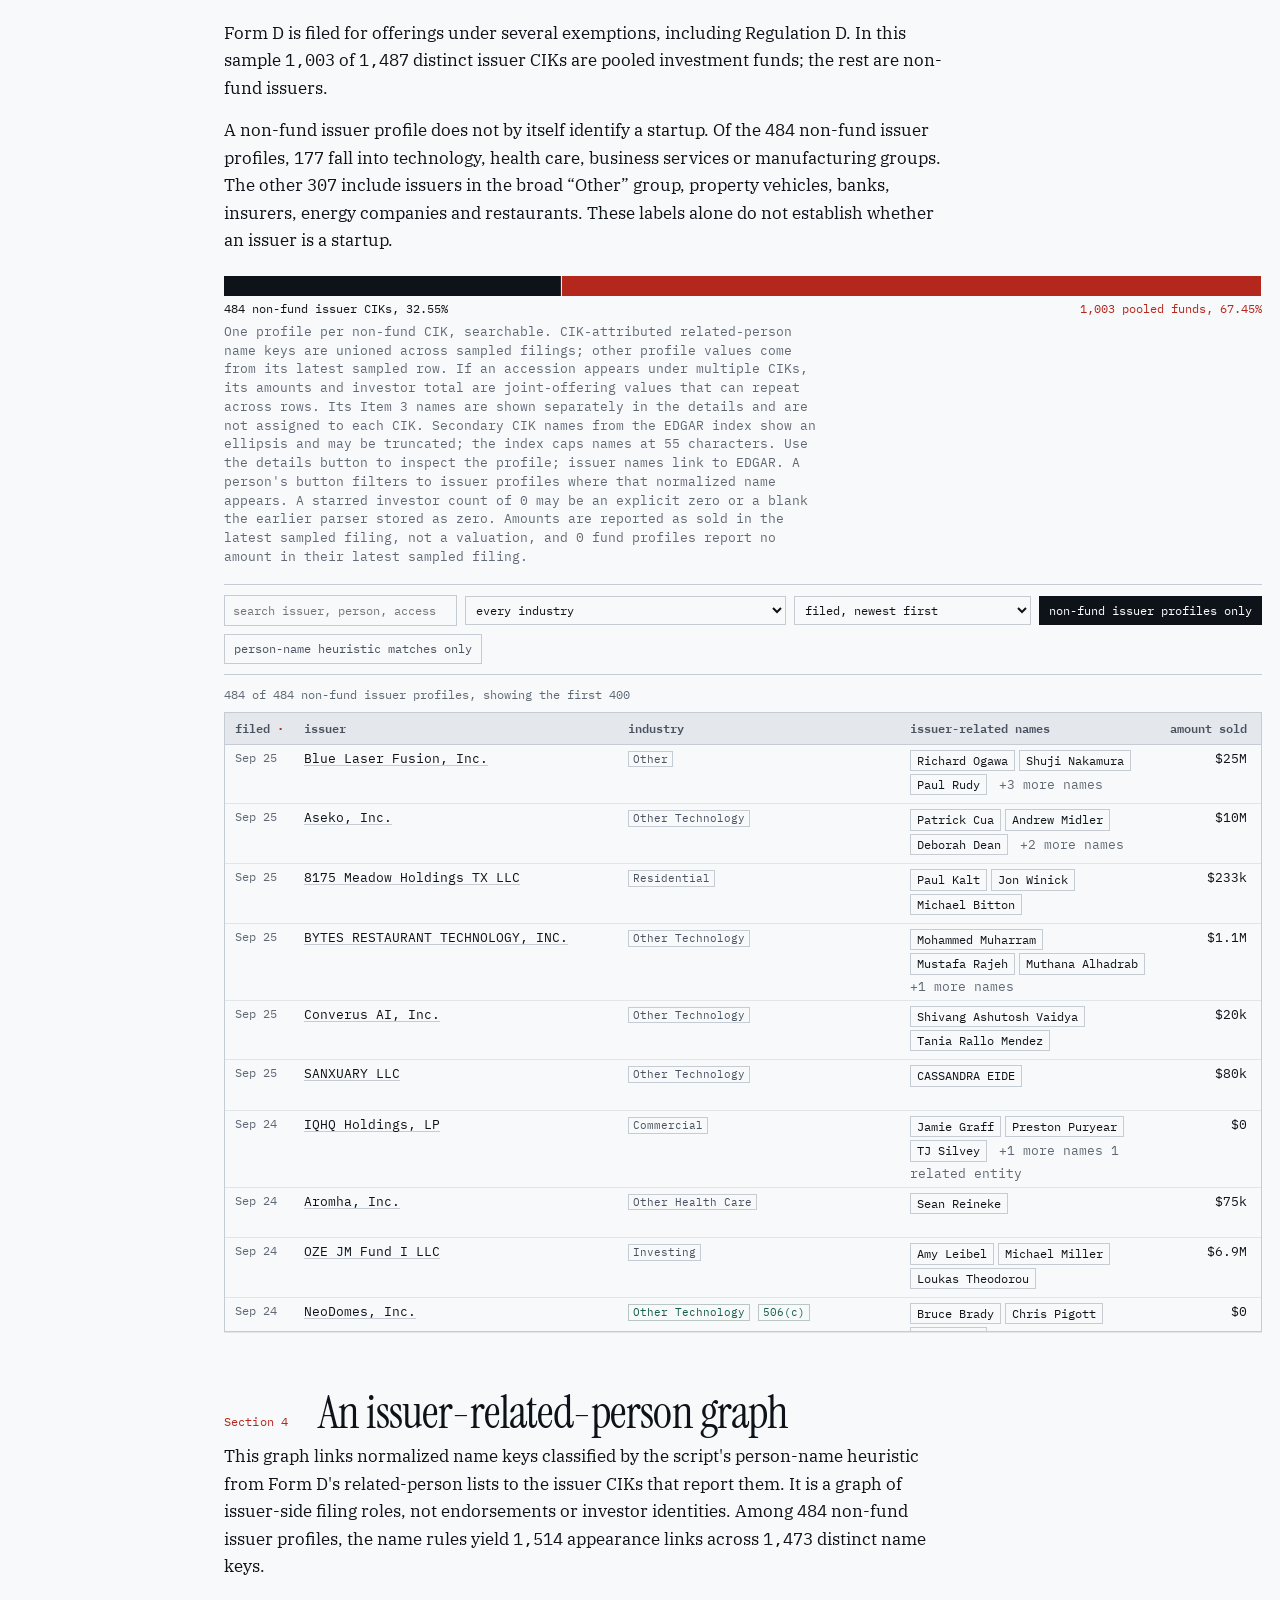
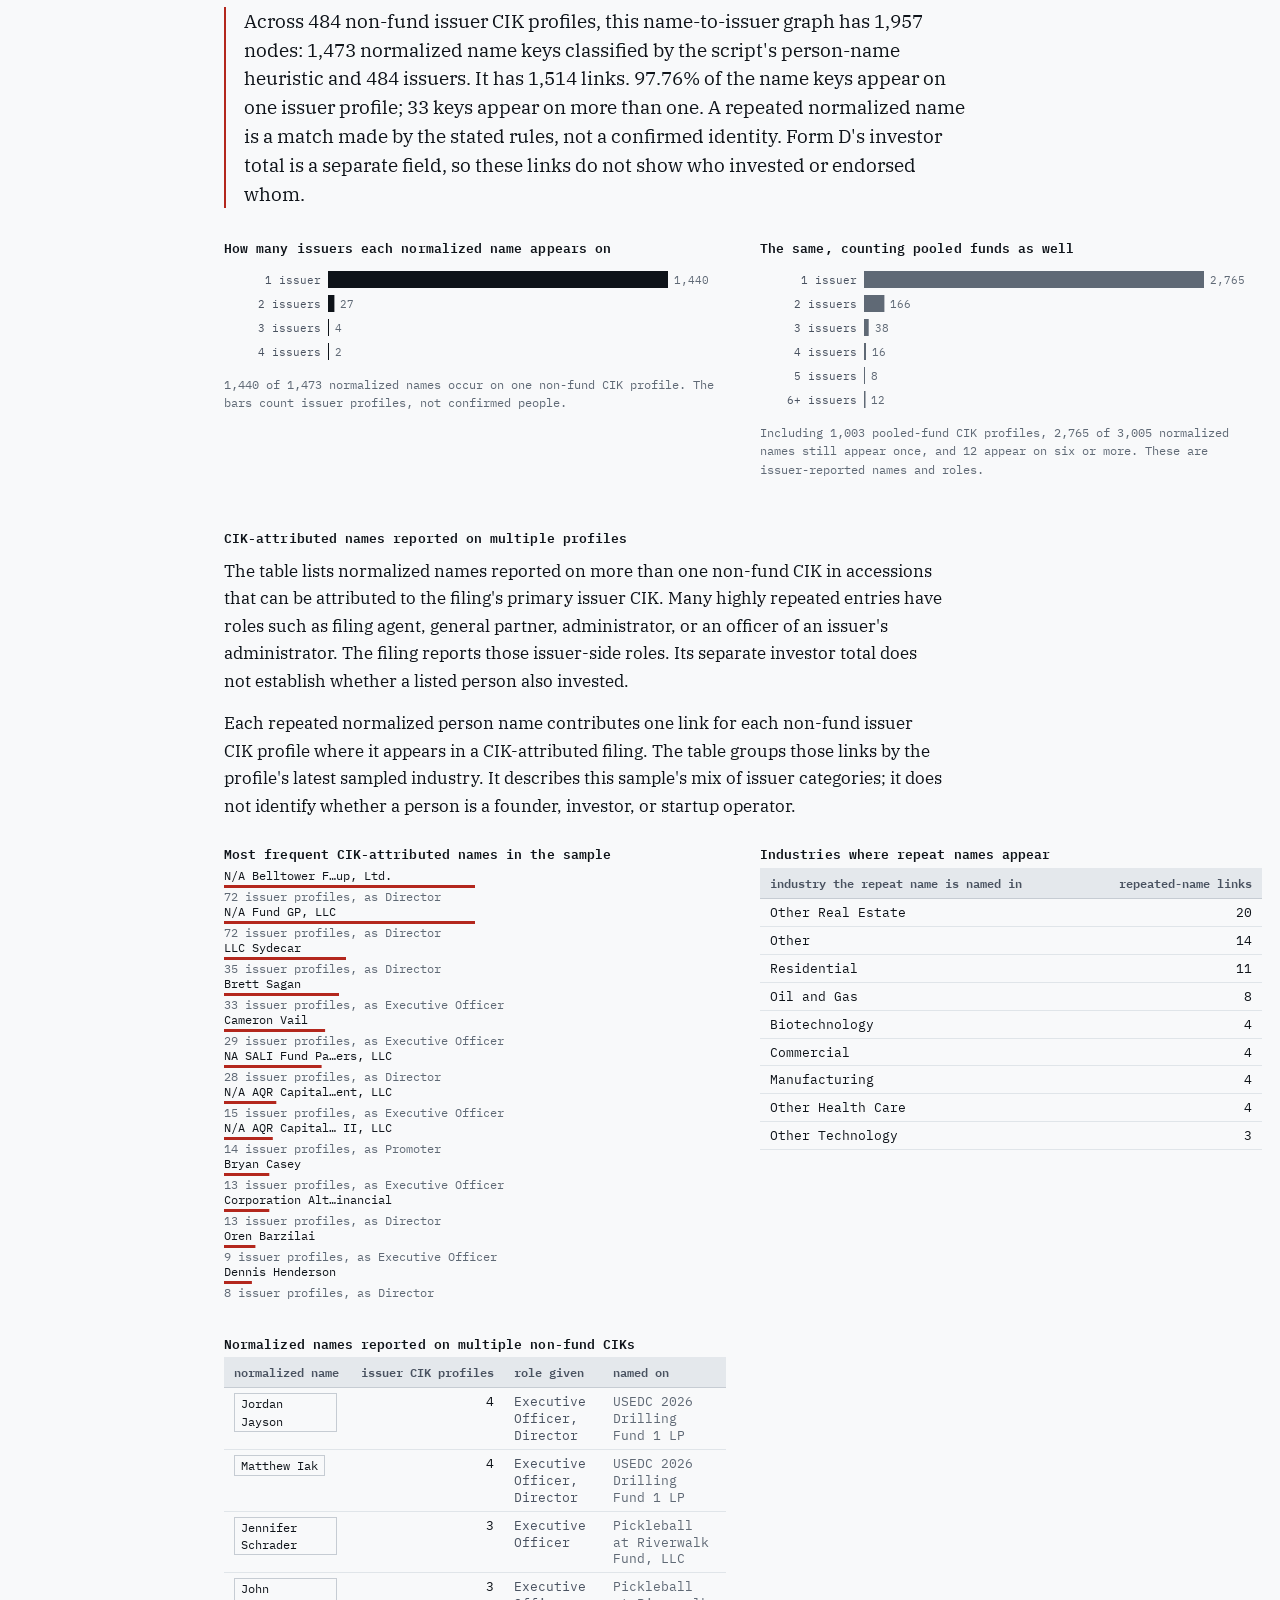
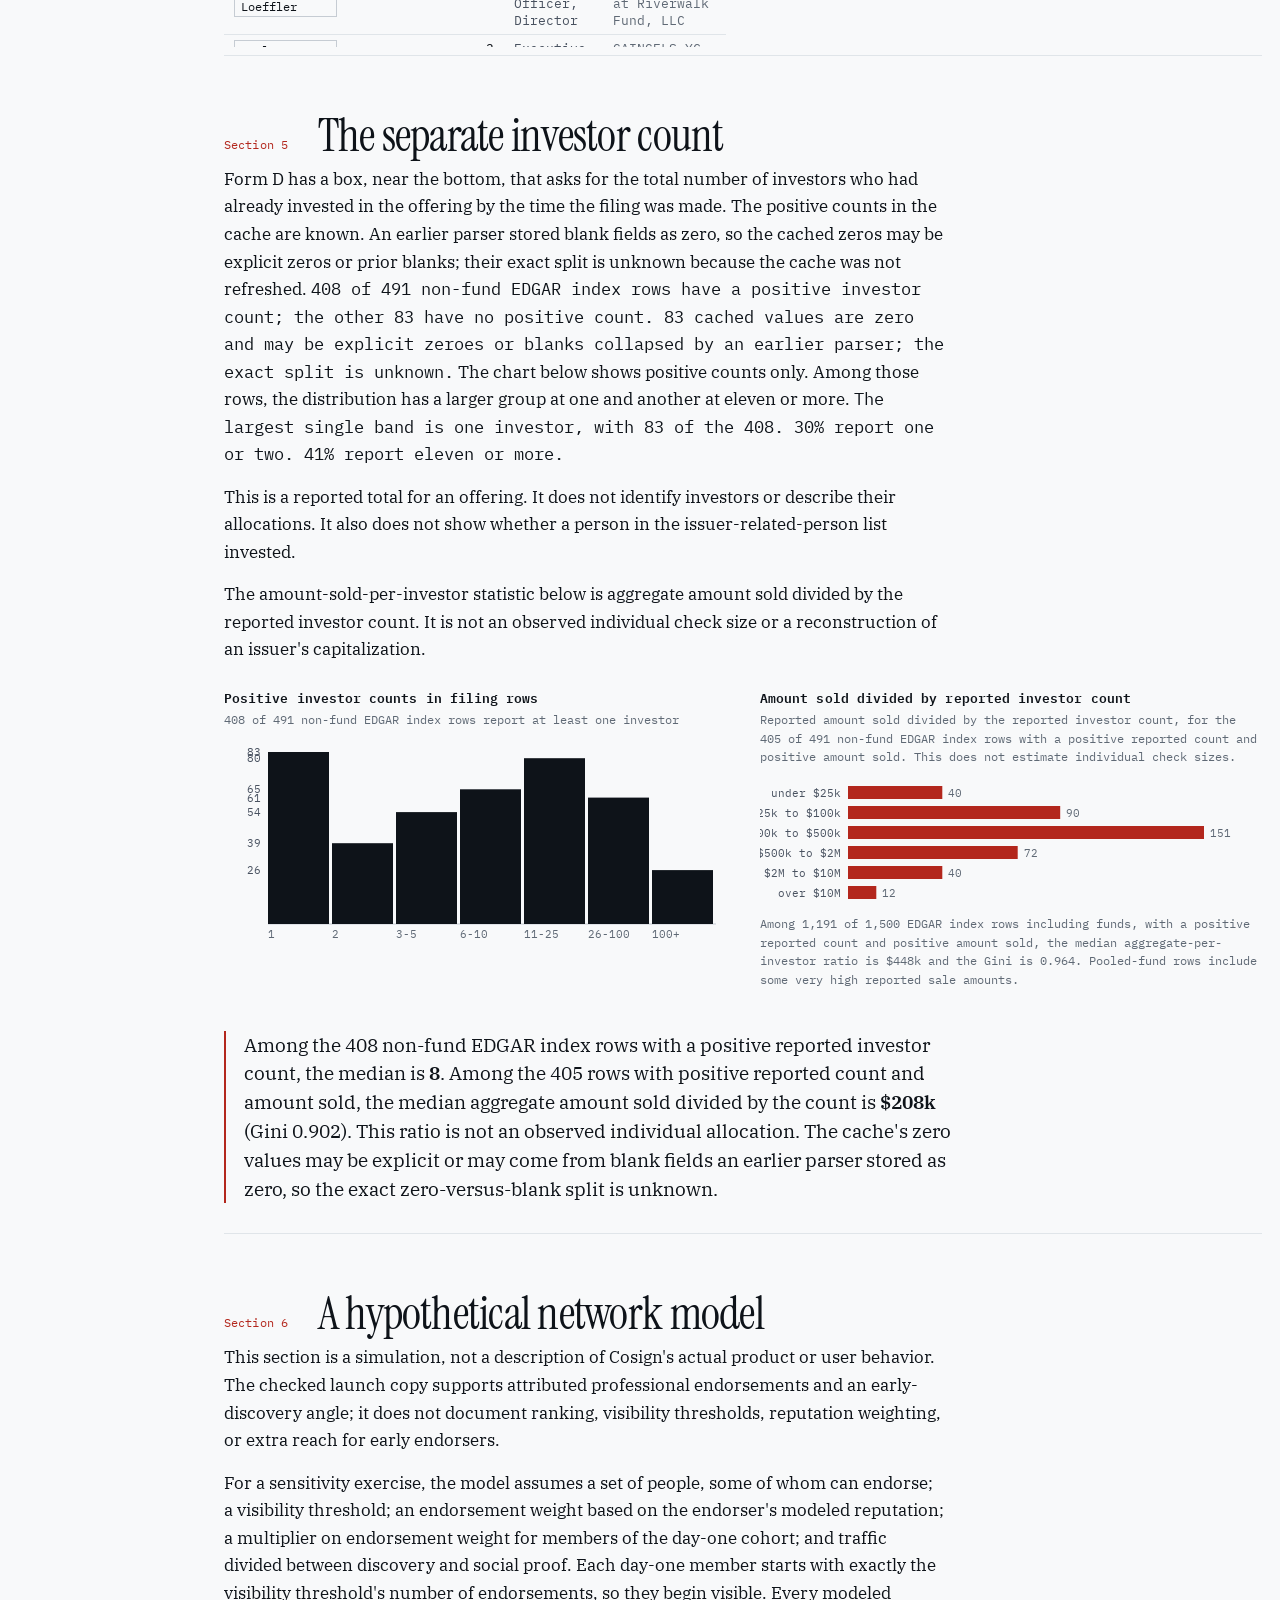
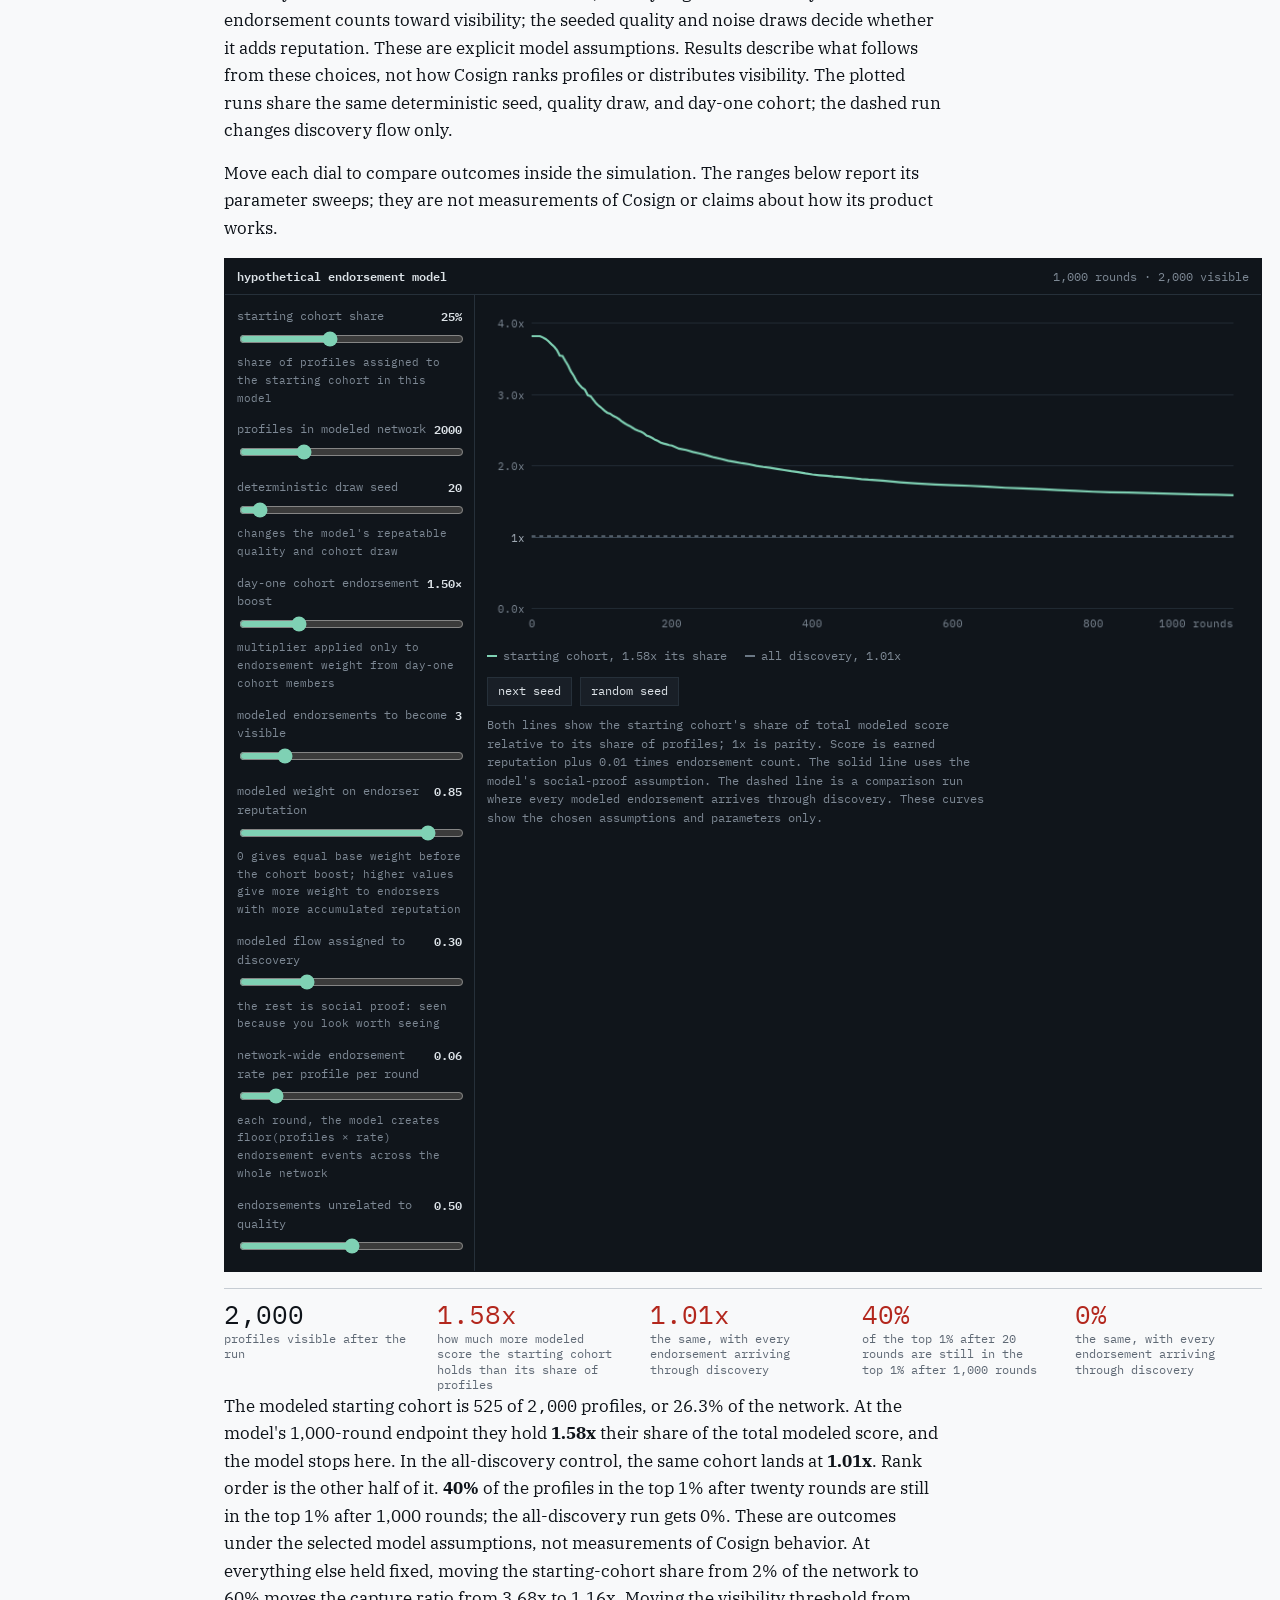
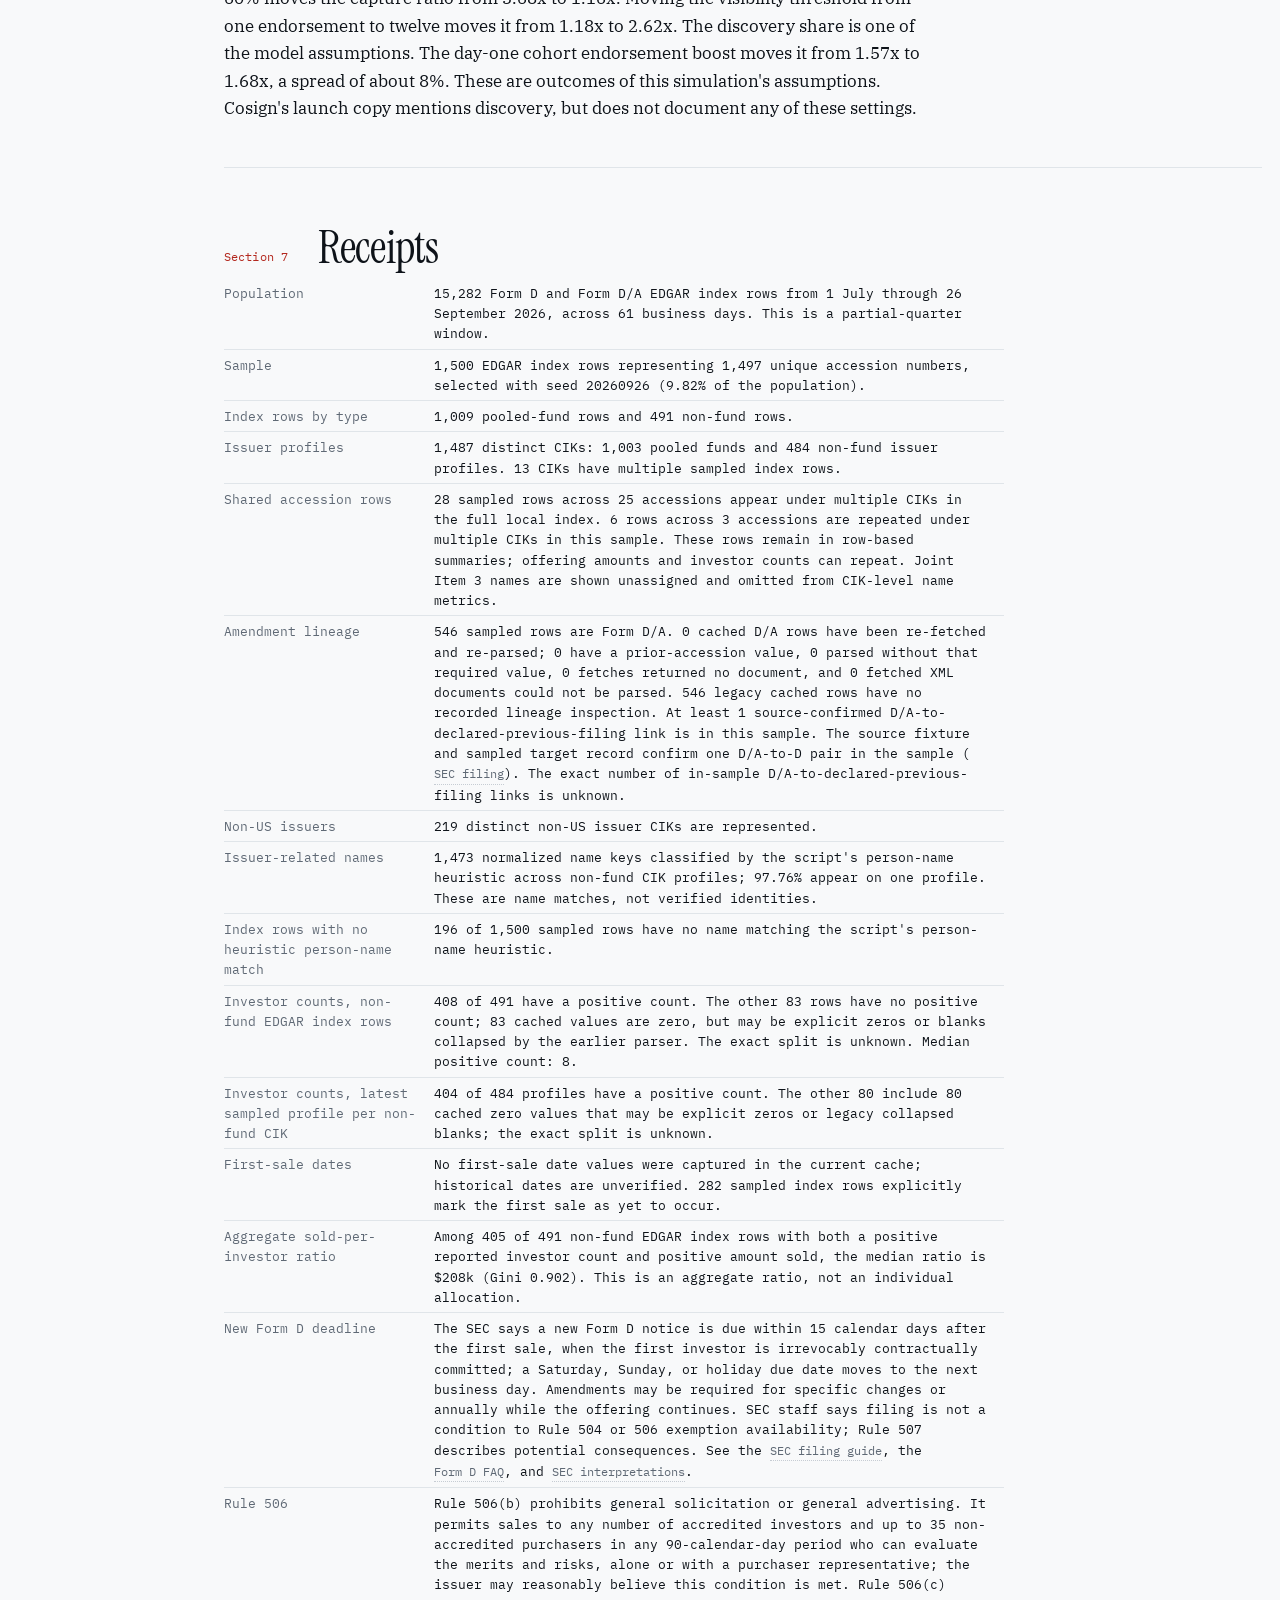
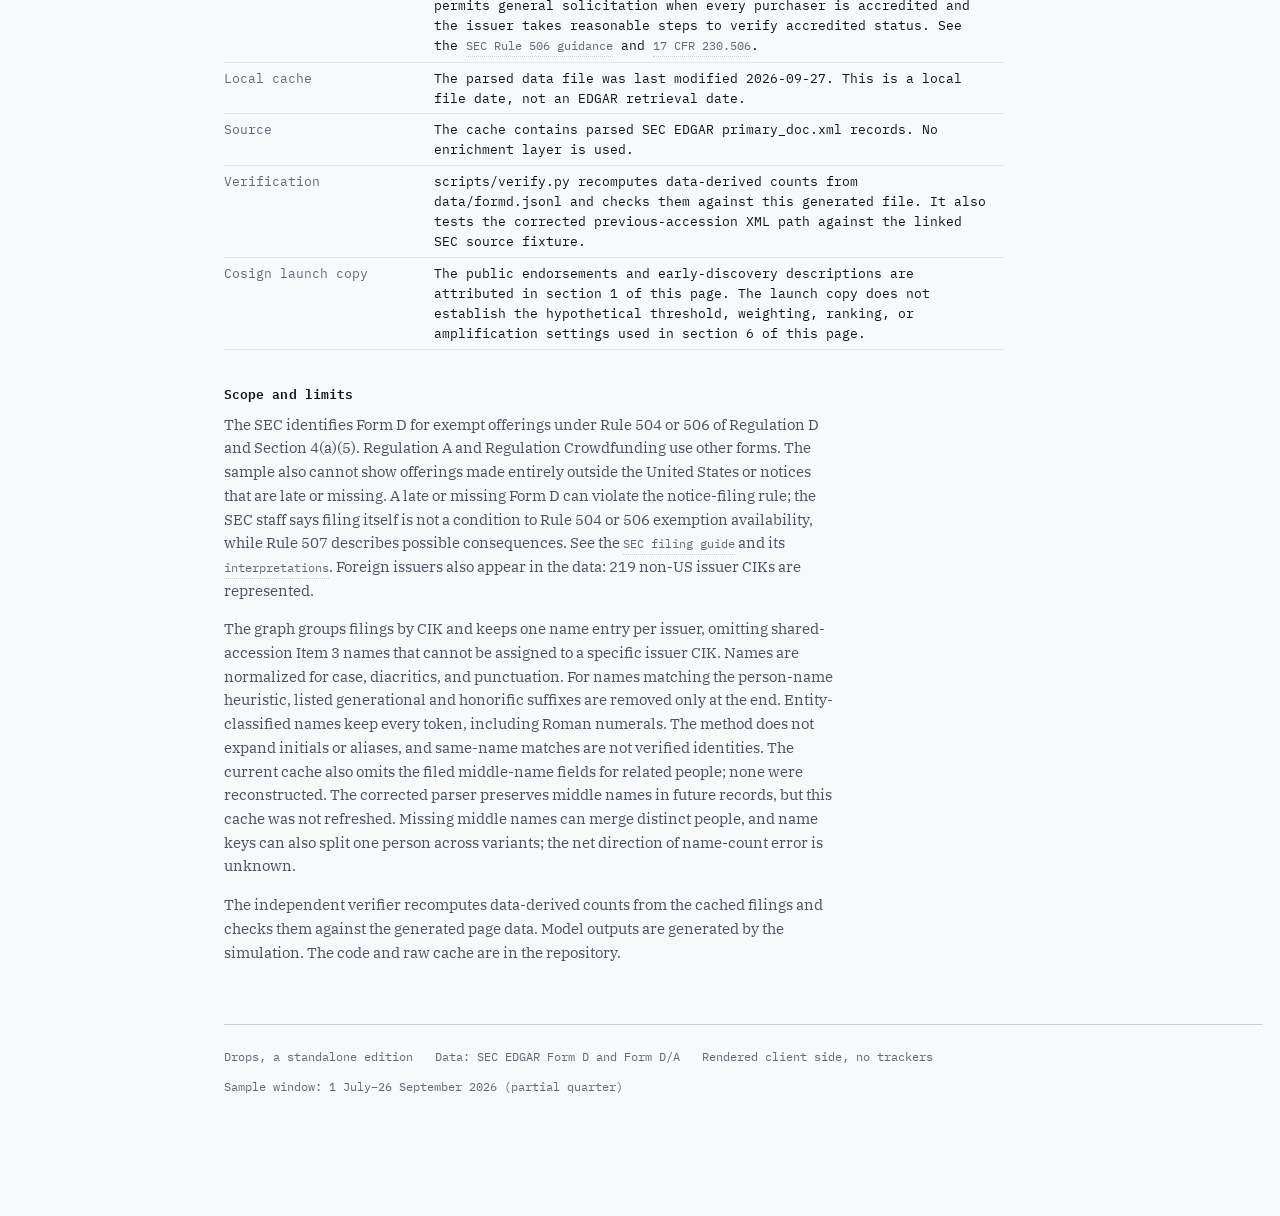
<file: site/index.html>
<!DOCTYPE html>
<html lang="en">
<head>
<meta charset="utf-8">
<meta name="viewport" content="width=device-width, initial-scale=1">
<title>Who believed in you first?</title>
<meta name="description" content="Cosign's public professional endorsements and SEC Form D notices record different things. Explore a sample of issuer-side related persons and aggregate investor counts.">
<link rel="preconnect" href="https://fonts.googleapis.com">
<link rel="preconnect" href="https://fonts.gstatic.com" crossorigin>
<link href="https://fonts.googleapis.com/css2?family=IBM+Plex+Mono:ital,wght@0,400;0,500;0,600;1,400&family=IBM+Plex+Serif:ital,wght@0,400;0,500;1,400&family=Instrument+Serif:ital@0;1&display=swap" rel="stylesheet">
<link rel="stylesheet" href="style.css">
</head>
<body>

<header class="chrome mono" role="banner">
  <span><b>Who believed in you first</b></span>
  <span class="sp"></span>
  <span class="idx" id="chrome-idx">Section 1 of 7</span>
  <span class="sp"></span>
  <span class="idx" id="chrome-stat">Sample ends 26 September 2026 · partial quarter</span>
</header>

<div class="wrap">

  <nav class="rail" aria-label="Sections">
    <ol id="rail-list"></ol>
    <div class="meta">
      <div id="rail-n"></div>
      <div>SEC EDGAR, primary_doc.xml</div>
      <div>sample ends 26 Sep 2026</div>
    </div>
  </nav>

  <main>

    <!-- ============================================================ hero -->
    <div class="hero">
      <div class="kicker mono">
        <span>Drops</span>
        <span class="dot">/</span>
        <span>a16z cosign, read against the record</span>
        <span class="dot">/</span>
        <span id="kicker-n">loading the crawl</span>
      </div>

      <div class="hero-grid">
        <div>
          <h1>Who believed in you&nbsp;first?</h1>
          <p class="stand">Cosign presents public, attributed professional
            endorsements and a separate private intent signal. SEC Form D notices
            record issuer-side related persons and an aggregate investor count.
            This sample shows what each record can and cannot answer.</p>
          <p class="byline mono">Built from <span id="by-f">&#8230;</span> EDGAR daily-index rows covering
            <span id="by-acc">&#8230;</span> unique accession numbers across Form D and Form D/A, parsed
            locally from EDGAR records. Some accessions appear under multiple
            CIKs; row-based figures count each index row. No enrichment layer, no paid
            database, and no language model anywhere in the data path. The model
            in section 6 of this page is hypothetical, not a description of Cosign. A
            separate verifier independently recomputes the data-derived figures
            from filing records; it also runs focused parser and cache regression
            checks. Simulation outputs are checked separately against reference
            results.</p>
        </div>
        <div id="hero-form"></div>
      </div>
    </div>

    <!-- ============================================================ section 1 -->
    <section id="s1">
      <h2 class="with-no"><span class="item-no">Section 1</span><span>The pitch, in their words</span></h2>
      <p>Cosign describes itself as a curated professional network for the people and companies
        that drive the startup ecosystem, made by Andreessen Horowitz and
        introduced by Erik Torenberg and David Booth on 25 September 2026. MTS
        described the same day as "Wikipedia meets LinkedIn meets AngelList." The
        homepage puts it this way:
        <em class="term">Believe in someone, first.</em></p>

      <blockquote>
        <p>Build and browse profiles that showcase what makes someone
          exceptional, cosigned by the people who believe in them.</p>
        <cite>cosign.co, homepage, retrieved 27 September 2026
          <a class="src" href="https://cosign.co" target="_blank" rel="noopener">cosign.co</a></cite>
      </blockquote>

      <p>The public profile layer presents attributed professional endorsements
        from people who have worked together. The launch copy also describes an
        early-discovery angle. It does not establish how profiles are ranked,
        whether an endorsement changes visibility, or how recommendations work.</p>

      <p>The launch materials also describe a separate intent network where
        members privately signal who they might fund or work with. That is a
        different kind of information from Form D's public issuer notice. Neither
        record can stand in for the other.
        <a class="src" href="https://x.com/MTSlive/status/2103504351797092668"
           target="_blank" rel="noopener">MTS announcement</a>
        <a class="src" href="https://app.dealroom.co/news/note/a16z-launches-cosign-a-curated-professional-network-for-the-startup-community"
           target="_blank" rel="noopener">Dealroom on the launch</a></p>

      <p>Form D does not document endorsements or identify investors. It names
        certain people associated with the issuer and separately reports an
        investor total. This investigation follows that issuer-side record
        without treating it as evidence of who endorsed or invested in whom.</p>
    </section>

    <!-- ============================================================ section 2 -->
    <section id="s2">
      <h2 class="with-no"><span class="item-no">Section 2</span><span>What Form D records</span></h2>
      <p>Rule 506 of Regulation D provides an exemption from registration when
        the issuer meets the rule's conditions. Under 506(b), the issuer may not
        use general solicitation or general advertising. It may sell to any
        number of accredited investors and up to 35 non-accredited purchasers in
        any 90-calendar-day period
        who, alone or with a purchaser representative, can evaluate the
        investment's merits and risks; the issuer may reasonably believe this
        condition is met. Under 506(c), general solicitation is permitted if
        every purchaser is accredited and the issuer takes reasonable steps to
        verify accredited status. See the <a class="src"
        href="https://www.sec.gov/resources-small-businesses/exempt-offerings/private-placements-rule-506b"
        target="_blank" rel="noopener">SEC Rule 506 guidance</a> and
        <a class="src" href="https://www.ecfr.gov/current/title-17/chapter-II/part-230/section-230.506"
        target="_blank" rel="noopener">17 CFR 230.506</a>.</p>
      <p>The SEC says a new Form D notice is due within 15 calendar days after
        first sale. If that deadline falls on a Saturday, Sunday, or holiday, it
        moves to the next business day. An amendment may be required for specific
        changes or annually while an offering continues. For this purpose, the first sale is when
        the first investor is irrevocably contractually committed. The notice is required, but the SEC
        staff says filing it is not a condition to the availability of the Rule
        504 or Rule 506 exemption; Rule 507 describes potential consequences for
        noncompliance. See the <a class="src"
        href="https://www.sec.gov/resources-small-businesses/exempt-offerings/filing-form-d-notice"
        target="_blank" rel="noopener">SEC filing guide</a> and the SEC's
        <a class="src"
        href="https://www.sec.gov/about/divisions-offices/division-corporation-finance/frequently-asked-questions-answers-form-d"
        target="_blank" rel="noopener">Form D FAQ</a> and the SEC's
        <a class="src"
        href="https://www.sec.gov/rules-regulations/staff-guidance/corporation-finance-interpretations/securities-act-rules"
        target="_blank" rel="noopener">Securities Act interpretations</a>.</p>
      <p>It asks for the issuer's related persons, including officers, directors
        and promoters, by name. It
        asks what industry it is in, what it is raising, how much it has sold,
        what the securities are, which exemption is being used, and the total
        number of investors it reported. The <a class="src"
        href="https://www.sec.gov/files/formd.pdf" target="_blank"
        rel="noopener">official form</a> lists its fields. Here are five sample
        filings rendered from parsed data, so you can see what the
        same page looks like when the issuer is a biotech, an insurer, a
        property vehicle and a fund. The three rows with a warm tint are the ones
        this story turns on: what was offered, what was sold, and the reported
        investor total. The last of those is a count with no names attached,
        which is the focus of this chapter.</p>
      <p class="small">The cache preserves <span id="yet-sale-n">&#8230;</span>
        sampled EDGAR index rows that explicitly mark the first sale as yet to
        occur. Other first-sale dates were not captured in the current cache,
        so filing cards label those dates unverified.</p>

      <div id="anatomy"></div>

      <h3>What the form gives you</h3>
      <p>It gives an issuer's related-person list, industry, offering amount,
        amount sold, securities, claimed exemption, investor total, and dates.
        Matching notices by CIK groups them by issuer, but does not establish that
        multiple notices belong to the same offering. Those fields support a
        directory, sector breakdown, and issuer-side name graph.</p>

      <h3>What the form does not give you</h3>
      <p>Form D reports an aggregate investor count in a separate item; it does
        not provide investor names. Its related-person list is not an endorsement
        list, and the filing does not say whether a listed person also invested.</p>
    </section>

    <!-- ============================================================ section 3 -->
    <section id="s3">
      <h2 class="with-no"><span class="item-no">Section 3</span><span>Two thirds of issuers are funds</span></h2>
      <p id="dir-intro">Loading the crawl.</p>
      <p>Form D is filed for offerings under several exemptions, including
        Regulation D. In this sample <span class="mono" id="fund-n"></span> of
        <span class="mono" id="iss-n"></span> distinct issuer CIKs are pooled
        investment funds; the rest are non-fund issuers.</p>
      <p>A non-fund issuer profile does not by itself identify a startup. Of the
        <span class="mono" id="co-n"></span> non-fund issuer profiles,
        <span class="mono" id="co-tech"></span> fall into technology, health
        care, business services or manufacturing groups. The other
        <span class="mono" id="co-other"></span> include issuers in the broad
        “Other” group, property vehicles, banks, insurers, energy companies and
        restaurants. These labels alone do not establish whether an issuer is
        a startup.</p>

      <svg class="bars" id="split-chart" viewBox="0 0 420 54" role="img"
           aria-label="Share of sampled issuer CIK profiles that are pooled investment funds"></svg>

      <p class="note">One profile per non-fund CIK, searchable. CIK-attributed
        related-person name keys are unioned across sampled filings; other profile
        values come from its latest sampled row. If an accession appears under
        multiple CIKs, its amounts and investor total are joint-offering values
        that can repeat across rows. Its Item 3 names are shown separately in the
        details and are not assigned to each CIK. Secondary CIK names from the
        EDGAR index show an ellipsis and may be truncated; the index caps names
        at 55 characters. Use the details button to inspect the profile;
        issuer names link to EDGAR.
        A person's button filters to issuer profiles where that normalized name
        appears. A starred investor count of 0 may be an explicit zero or a
        blank the earlier parser stored as zero. Amounts are reported as sold in the latest sampled filing, not a valuation, and <span class="mono"
        id="noamount"></span> fund profiles report no amount in their latest sampled filing.</p>

      <div class="ctl mono">
        <input type="search" id="q" placeholder="search issuer, person, accession" aria-label="Search the directory">
        <select id="f-ind" aria-label="Filter by industry"><option value="">every industry</option></select>
        <select id="f-sort" aria-label="Sort issuer profiles">
          <option value="d">filed, newest first</option>
          <option value="d-asc">filed, oldest first</option>
          <option value="d$">amount sold, largest first</option>
          <option value="d$-asc">amount sold, smallest first</option>
          <option value="k">investor count, highest first</option>
          <option value="k-asc">investor count, lowest first</option>
          <option value="n">issuer name, A to Z</option>
          <option value="n-desc">issuer name, Z to A</option>
        </select>
        <button class="b" id="f-kind" aria-pressed="true">non-fund issuer profiles only</button>
        <button class="b" id="f-people" aria-pressed="false">person-name heuristic matches only</button>
      </div>
      <div class="ctl-result mono" id="dir-count" role="status" aria-live="polite" aria-atomic="true"></div>

      <div class="dirwrap scroller" role="region" aria-label="Issuer directory results" tabindex="0">
          <table class="dir">
            <caption class="sr">Latest sampled Form D or Form D/A notice profile for each non-fund CIK between 1 July and 26 September 2026</caption>
            <thead><tr>
              <th scope="col" aria-sort="descending"><button class="sort" type="button" data-sort="d">filed</button></th>
              <th scope="col"><button class="sort" type="button" data-sort="n">issuer</button></th>
              <th scope="col">industry</th>
              <th scope="col">issuer-related names</th>
              <th class="num" scope="col"><button class="sort" type="button" data-sort="d$">amount sold</button></th>
              <th class="num" scope="col"><button class="sort" type="button" data-sort="k">latest filing investor count</button></th>
              <th scope="col">accession</th>
            </tr></thead>
            <tbody id="dir-body"></tbody>
          </table>
          <div class="empty" id="dir-empty" hidden>Nothing matches. Try a shorter search.</div>
      </div>

      <div id="dir-detail" aria-live="polite"></div>
    </section>

    <!-- ============================================================ section 4 -->
    <section id="s4">
      <h2 class="with-no"><span class="item-no">Section 4</span><span>An issuer-related-person graph</span></h2>
      <p id="graphtext">This graph connects normalized names from CIK-attributed
        Form D related-person lists to issuer CIKs. Names from accessions listed
        under multiple CIKs are omitted: Item 3 may cover any issuer on the notice
        and the structured list does not allocate a person to a particular CIK.
        Those joint names remain visible in directory details without CIK
        attribution. The graph describes issuer-side filing roles; it does not
        show professional endorsements or investor identity.</p>
      <p id="graphverdict" class="finding"></p>

      <div class="charts">
        <div class="chart">
          <h3>How many issuers each normalized name appears on</h3>
          <svg class="bars" id="deg-chart" viewBox="0 0 420 200" role="img"
               aria-label="Non-fund issuer CIK profiles: distribution of how many issuer profiles each normalized name appears on"></svg>
          <p class="legend" id="deg-legend"></p>
        </div>
        <div class="chart">
          <h3>The same, counting pooled funds as well</h3>
          <svg class="bars" id="deg-all-chart" viewBox="0 0 420 200" role="img"
               aria-label="All issuer CIK profiles: distribution of how many issuer profiles each normalized name appears on"></svg>
          <p class="legend" id="deg-all-legend"></p>
        </div>
      </div>

      <h3>CIK-attributed names reported on multiple profiles</h3>
      <p>The table lists normalized names reported on more than one non-fund CIK
        in accessions that can be attributed to the filing's primary issuer CIK.
        Many highly repeated entries have roles such as filing agent, general
        partner, administrator, or an officer of an issuer's administrator. The
        filing reports those issuer-side roles. Its separate investor total does
        not establish whether a listed person also invested.</p>
      <p>Each repeated normalized person name contributes one link for each
        non-fund issuer CIK profile where it appears in a CIK-attributed filing.
        The table groups those
        links by the profile's latest sampled industry. It describes this
        sample's mix of issuer categories; it does not identify whether a
        person is a founder, investor, or startup operator.</p>

      <div class="charts">
        <div class="chart">
          <h3>Most frequent CIK-attributed names in the sample</h3>
          <svg class="bars" id="agent-chart" viewBox="0 0 420 260" role="img"
               aria-label="Most frequently named parties in CIK-attributed Form D rows, excluding shared accession lists"></svg>
        </div>
        <div class="chart">
          <h3>Industries where repeat names appear</h3>
          <div class="dirwrap scroller repeat-scroll" role="region" aria-label="Industries where repeat names appear" tabindex="0" style="border:0;max-height:290px">
              <table class="dir">
                <thead><tr>
                  <th scope="col">industry the repeat name is named in</th>
                  <th class="num" scope="col">repeated-name links</th>
                </tr></thead>
                <tbody id="rep-ind"></tbody>
              </table>
          </div>
        </div>
        <div class="chart">
          <h3>Normalized names reported on multiple non-fund CIKs</h3>
          <div class="dirwrap scroller repeat-scroll" role="region" aria-label="Names reported on more than one non-fund issuer CIK" tabindex="0" style="max-height:290px;border:0">
              <table class="dir" id="rep-table">
                <thead><tr>
                  <th scope="col">normalized name</th>
                  <th class="num" scope="col">issuer CIK profiles</th>
                  <th scope="col">role given</th>
                  <th scope="col">named on</th>
                </tr></thead>
                <tbody id="rep-body"></tbody>
              </table>
          </div>
        </div>
      </div>
    </section>

    <!-- ============================================================ section 5 -->
    <section id="s5">
      <h2 class="with-no"><span class="item-no">Section 5</span><span>The separate investor count</span></h2>
      <p>Form D has a box, near the bottom, that asks for the total number of
        investors who had already invested in the offering by the time the filing
        was made. The positive counts in the cache are known. An earlier parser
        stored blank fields as zero, so the cached zeros may be explicit zeros or
        prior blanks; their exact split is unknown because the cache was not
        refreshed. <span class="mono" id="bk-report"></span> The chart below
        shows positive counts only. Among those rows, the distribution has a
        larger group at one and another at eleven or more.
        <span class="mono" id="bk-bands"></span></p>
      <p>This is a reported total for an offering. It does not identify investors
        or describe their allocations. It also does not show whether a person in
        the issuer-related-person list invested.</p>
      <p>The amount-sold-per-investor statistic below is aggregate amount sold
        divided by the reported investor count. It is not an observed individual
        check size or a reconstruction of an issuer's capitalization.</p>

      <div class="charts">
        <div class="chart">
          <h3>Positive investor counts in filing rows</h3>
          <p class="sub" id="ninv-sub"></p>
          <svg class="bars" id="ninv-chart" viewBox="0 0 420 210" role="img"
               aria-label="Distribution of positive investor counts recorded in filing rows"></svg>
        </div>
        <div class="chart">
          <h3>Amount sold divided by reported investor count</h3>
          <p class="sub" id="check-sub"></p>
          <svg class="bars" id="check-chart" viewBox="0 0 420 250" role="img"
               aria-label="Distribution of aggregate amount sold divided by reported investor count"></svg>
          <p class="legend" id="check-legend"></p>
        </div>
      </div>

      <p id="blank-note" class="finding"></p>
    </section>

    <!-- ============================================================ section 6 -->
    <section id="s6">
      <h2 class="with-no"><span class="item-no">Section 6</span><span>A hypothetical network model</span></h2>
      <p>This section is a simulation, not a description of Cosign's actual
        product or user behavior. The checked launch copy supports attributed
        professional endorsements and an early-discovery angle; it does not
        document ranking, visibility thresholds, reputation weighting, or extra
        reach for early endorsers.</p>
      <p>For a sensitivity exercise, the model assumes a set of people, some of
        whom can endorse; a visibility threshold; an endorsement weight based on
        the endorser's modeled reputation; a multiplier on endorsement weight
        for members of the day-one cohort; and traffic divided between discovery
        and social proof. Each day-one member starts with exactly the visibility
        threshold's number of endorsements, so they begin visible. Every modeled
        endorsement counts toward visibility; the seeded quality and noise draws
        decide whether it adds reputation. These are explicit model assumptions.
        Results describe
        what follows from these choices, not how Cosign ranks profiles or
        distributes visibility. The plotted runs share the same deterministic
        seed, quality draw, and day-one cohort; the dashed run changes discovery
        flow only.</p>
      <p>Move each dial to compare outcomes inside the simulation. The ranges
        below report its parameter sweeps; they are not measurements of Cosign or
        claims about how its product works.</p>

      <div class="panel" id="sim-panel">
        <div class="panel-head">
          <span class="t">hypothetical endorsement model</span>
          <span class="sp"></span>
          <span id="sim-status">running</span>
        </div>
        <div class="sim">
          <div class="knobs">
            <div class="knob">
              <label for="k-co">starting cohort share <b id="v-co">25%</b></label>
              <input type="range" id="k-co" min="2" max="60" step="1" value="25">
              <div class="hint">share of profiles assigned to the starting cohort in this model</div>
            </div>
            <div class="knob">
              <label for="k-n">profiles in modeled network <b id="v-n">2000</b></label>
              <input type="range" id="k-n" min="500" max="6000" step="100" value="2000">
            </div>
            <div class="knob">
              <label for="k-seed">deterministic draw seed <b id="v-seed">20</b></label>
              <input type="range" id="k-seed" min="1" max="300" step="1" value="20">
              <div class="hint">changes the model's repeatable quality and cohort draw</div>
            </div>
            <div class="knob">
              <label for="k-boost">day-one cohort endorsement boost <b id="v-boost">1.50×</b></label>
              <input type="range" id="k-boost" min="1" max="3" step="0.1" value="1.5">
              <div class="hint">multiplier applied only to endorsement weight from day-one cohort members</div>
            </div>
            <div class="knob">
              <label for="k-vis">modeled endorsements to become visible <b id="v-vis">3</b></label>
              <input type="range" id="k-vis" min="1" max="12" step="1" value="3">
            </div>
            <div class="knob">
              <label for="k-w">modeled weight on endorser reputation <b id="v-w">0.85</b></label>
              <input type="range" id="k-w" min="0" max="0.98" step="0.01" value="0.85">
              <div class="hint">0 gives equal base weight before the cohort boost; higher values give more weight to endorsers with more accumulated reputation</div>
            </div>
            <div class="knob">
              <label for="k-rr">modeled flow assigned to discovery <b id="v-rr">0.30</b></label>
              <input type="range" id="k-rr" min="0.02" max="1" step="0.02" value="0.30">
              <div class="hint">the rest is social proof: seen because you look worth seeing</div>
            </div>
            <div class="knob">
              <label for="k-eff">network-wide endorsement rate per profile per round <b id="v-eff">0.06</b></label>
              <input type="range" id="k-eff" min="0.005" max="0.4" step="0.005" value="0.06">
              <div class="hint">each round, the model creates floor(profiles × rate) endorsement events across the whole network</div>
            </div>
            <div class="knob">
              <label for="k-noise">endorsements unrelated to quality <b id="v-noise">0.50</b></label>
              <input type="range" id="k-noise" min="0" max="1" step="0.05" value="0.5">
            </div>
          </div>
          <div class="stage">
            <canvas id="sim-canvas" width="760" height="340"
                    role="img" aria-label="How the share of modeled score held by the starting cohort changes over endorsement rounds, against a run where every endorsement arrives through discovery"></canvas>
            <div class="legend" id="sim-legend"></div>
            <div class="acts">
              <button id="sim-run">next seed</button>
              <button id="sim-shuffle">random seed</button>
            </div>
            <p class="legend" style="color:var(--panel-dim);margin-top:10px">
              Both lines show the starting cohort's share of total modeled score
              relative to its share of profiles; 1x is parity. Score is earned
              reputation plus 0.01 times endorsement count. The solid line uses
              the model's social-proof assumption. The dashed line is a comparison run where
              every modeled endorsement arrives through discovery. These curves
              show the chosen assumptions and parameters only.
            </p>
          </div>
        </div>
      </div>

      <div class="readout mono" id="sim-readout"></div>

      <p id="sim-verdict" class="pending"></p>
      <p class="legend mono" id="sim-prose-status" style="color:var(--ink-3)"></p>
    </section>

    <!-- ============================================================ section 7 -->
    <section id="s7">
      <h2 class="with-no"><span class="item-no">Section 7</span><span>Receipts</span></h2>
      <table class="kv" id="receipts"></table>

      <h3>Scope and limits</h3>
      <p class="small">The SEC identifies Form D for exempt offerings under Rule
        504 or 506 of Regulation D and Section 4(a)(5). Regulation A and Regulation
        Crowdfunding use other forms. The sample also cannot show offerings made
        entirely outside the United States or notices that are late or missing.
        A late or missing Form D can violate the notice-filing rule; the SEC staff
        says filing itself is not a condition to Rule 504 or 506 exemption
        availability, while Rule 507 describes possible consequences. See the
        <a class="src" href="https://www.sec.gov/resources-small-businesses/exempt-offerings/filing-form-d-notice"
        target="_blank" rel="noopener">SEC filing guide</a> and its
        <a class="src" href="https://www.sec.gov/rules-regulations/staff-guidance/corporation-finance-interpretations/securities-act-rules"
        target="_blank" rel="noopener">interpretations</a>. Foreign issuers
        also appear in the data: <span class="mono" id="nonus"></span> non-US
        issuer CIKs are represented.</p>
      <p class="small">The graph groups filings by CIK and keeps one name entry
        per issuer, omitting shared-accession Item 3 names that cannot be assigned
        to a specific issuer CIK. Names are normalized for case, diacritics, and punctuation.
        For names matching the person-name heuristic, listed generational and
        honorific suffixes are removed only at the end. Entity-classified names
        keep every token, including Roman numerals. The method does not expand
        initials or aliases, and same-name matches are not verified identities.
        The current cache also omits the filed middle-name fields for related
        people; none were reconstructed. The corrected parser preserves middle
        names in future records, but this cache was not refreshed. Missing
        middle names can merge distinct people, and name keys can also split one
        person across variants; the net direction of name-count error is
        unknown.</p>
      <p class="small">The independent verifier recomputes data-derived counts
        from the cached filings and checks them against the generated page data.
        Model outputs are generated by the simulation. The code and raw cache
        are in the repository.</p>
    </section>

    <footer class="mono">
      <span>Drops, a standalone edition</span>
      <span>Data: SEC EDGAR Form D and Form D/A</span>
      <span>Rendered client side, no trackers</span>
      <span id="foot-date"></span>
    </footer>

  </main>
</div>

<div class="tip mono" id="tip" role="status" aria-live="polite"></div>

<script src="app.js"></script>
</body>
</html>
</file>
<file: style.css>
/* Who believed in you first?
   The page is a filing. Cold paper, blue-black ink, one mono face for the
   machine and two serifs for the person reading it. Rules are hairlines, the
   only ornament is the X you put in a box when something is true. */

:root {
  --paper: #f8f9fa;
  --paper-2: #eef1f3;
  --paper-3: #e4e8ec;
  --ink: #0e1319;
  --ink-2: #495260;
  --ink-3: #7c8794;
  --rule: #c6ccd3;
  --rule-2: #e0e5e9;
  --x: #b3271d;
  --chk: #136048;
  --gold: #8a5a00;
  --panel: #10151b;
  --panel-2: #191f27;
  --panel-3: #26303a;
  --panel-ink: #dde3e8;
  --panel-dim: #7d8894;

  --mono: "IBM Plex Mono", ui-monospace, SFMono-Regular, Menlo, Consolas, monospace;
  --serif: "IBM Plex Serif", Georgia, "Times New Roman", serif;
  --display: "Instrument Serif", "IBM Plex Serif", Georgia, serif;

  --gut: 20px;
  --rail: 172px;
  --measure: 72ch;
}

* { box-sizing: border-box; }

html { -webkit-text-size-adjust: 100%; }

body {
  margin: 0;
  background: var(--paper);
  color: var(--ink);
  font-family: var(--serif);
  font-size: 17px;
  line-height: 1.62;
  font-feature-settings: "kern" 1;
  text-rendering: optimizeLegibility;
}

a { color: inherit; text-decoration-thickness: 1px; text-underline-offset: 3px; }
a:hover { color: var(--x); }

:focus-visible {
  outline: 2px solid var(--x);
  outline-offset: 2px;
}

.mono {
  font-family: var(--mono);
  font-variant-numeric: tabular-nums;
}

/* ---------------------------------------------------------------- chrome */

.chrome {
  position: sticky;
  top: 0;
  z-index: 40;
  display: flex;
  gap: 14px;
  align-items: baseline;
  padding: 7px 18px;
  background: var(--paper);
  border-bottom: 1px solid var(--rule);
  font-family: var(--mono);
  font-size: 11.5px;
  line-height: 1.3;
  color: var(--ink-2);
}
.chrome b { font-weight: 600; color: var(--ink); }
.chrome .sp { flex: 1; }
.chrome .idx { color: var(--ink-3); font-variant-numeric: tabular-nums; }
.chrome a { text-decoration: none; border-bottom: 1px solid var(--rule); }
.chrome a:hover { border-color: var(--x); color: var(--x); }

/* ---------------------------------------------------------------- shell */

.wrap {
  display: grid;
  grid-template-columns: var(--rail) minmax(0, 1fr);
  gap: 34px;
  max-width: 1360px;
  margin: 0 auto;
  padding: 0 18px 120px;
}

.rail {
  position: sticky;
  top: 46px;
  align-self: start;
  min-width: 0;
  padding: 26px 0 0;
  font-family: var(--mono);
  font-size: 12px;
  line-height: 1.45;
}
.rail ol { list-style: none; margin: 0; padding: 0; }
.rail li { margin: 0 0 3px; }
.rail a {
  display: flex;
  gap: 7px;
  padding: 3px 4px 3px 0;
  color: var(--ink-3);
  text-decoration: none;
  border-bottom: 1px solid transparent;
}
.rail a:hover { color: var(--ink); border-color: var(--rule); }
.rail a .bx {
  flex: none;
  width: 11px;
  height: 11px;
  margin-top: 3px;
  border: 1px solid var(--rule);
  font-size: 9px;
  line-height: 9px;
  text-align: center;
  color: transparent;
}
.rail a.on { color: var(--ink); }
.rail a.on .bx { color: var(--x); border-color: var(--x); }
.rail .meta { margin-top: 16px; color: var(--ink-3); font-size: 11px; }

main { min-width: 0; padding-top: 26px; }

section { padding: 54px 0 0; scroll-margin-top: 60px; }
section + section { border-top: 1px solid var(--rule-2); }

h1, h2, h3 { margin: 0; font-weight: 400; }

h2.with-no:has(> .item-no) {
  display: grid;
  grid-template-columns: 4.6rem minmax(0, 1fr);
  gap: 0 20px;
  align-items: baseline;
  max-width: none;
}
h2.with-no > span:last-child { max-width: 26ch; }
h2.with-no > .item-no {
  font-family: var(--mono);
  font-size: 12px;
  font-weight: 400;
  letter-spacing: 0.01em;
  color: var(--x);
  white-space: nowrap;
  transform: translateY(-0.15em);
}
@media (max-width: 620px) {
  h2.with-no:has(> .item-no) { grid-template-columns: 1fr; gap: 6px; }
  h2.with-no > .item-no { transform: none; }
  h2.with-no > span:last-child { max-width: none; }
}

h1 {
  font-family: var(--display);
  font-size: clamp(3.1rem, 8.4vw, 6.2rem);
  line-height: 0.98;
  letter-spacing: -0.022em;
  max-width: 15ch;
  text-wrap: balance;
}

h2 {
  font-family: var(--display);
  font-size: clamp(1.9rem, 4.2vw, 2.9rem);
  line-height: 1.08;
  letter-spacing: -0.016em;
  max-width: 26ch;
  margin-bottom: 6px;
  text-wrap: balance;
}

h3 {
  font-family: var(--mono);
  font-size: 13px;
  font-weight: 600;
  letter-spacing: 0.005em;
  color: var(--ink);
  margin: 34px 0 8px;
}

h3 + p { margin-top: 0; }

p { max-width: var(--measure); margin: 0 0 15px; }
p + p { margin-top: 0; }

a { color: var(--ink); }

.stand {
  font-size: clamp(1.16rem, 1.9vw, 1.42rem);
  line-height: 1.44;
  color: var(--ink);
  max-width: 56ch;
  margin: 22px 0 0;
}

.lede { color: var(--ink-2); }

.note {
  font-family: var(--mono);
  font-size: 12.5px;
  line-height: 1.5;
  color: var(--ink-3);
  max-width: 74ch;
}

.small {
  font-size: 0.95rem;
  line-height: 1.56;
  color: var(--ink-2);
  max-width: 68ch;
}

blockquote {
  margin: 22px 0;
  padding: 0 0 0 18px;
  border-left: 2px solid var(--ink);
  max-width: 58ch;
}
blockquote p {
  font-size: 1.16rem;
  line-height: 1.4;
  margin-bottom: 8px;
}
blockquote cite {
  display: block;
  font-family: var(--mono);
  font-size: 12px;
  font-style: normal;
  color: var(--ink-3);
}

.src {
  font-family: var(--mono);
  font-size: 12px;
  color: var(--ink-3);
  display: inline-block;
  border-bottom: 1px dotted var(--rule);
  text-decoration: none;
  font-variant-numeric: tabular-nums;
}
.src:hover { color: var(--x); border-color: var(--x); }

em.term { font-style: normal; box-shadow: inset 0 -0.42em 0 #ffe9a8; }

/* ---------------------------------------------------------------- hero */

.hero { padding: 40px 0 0; }
.hero .kicker {
  display: flex;
  flex-wrap: wrap;
  gap: 10px 18px;
  font-family: var(--mono);
  font-size: 12px;
  color: var(--ink-3);
  padding-bottom: 14px;
  margin-bottom: 22px;
  border-bottom: 1px solid var(--rule);
}
.hero .kicker .dot { color: var(--rule); }

.hero-grid {
  display: grid;
  grid-template-columns: minmax(0, 1.05fr) minmax(0, 0.95fr);
  gap: 40px;
  align-items: end;
}
@media (max-width: 1080px) { .hero-grid { grid-template-columns: 1fr; gap: 30px; } }

.byline {
  margin-top: 26px;
  font-family: var(--mono);
  font-size: 12.5px;
  line-height: 1.6;
  color: var(--ink-2);
  max-width: 60ch;
}

/* ---------------------------------------------------------------- the form */

.form {
  border: 1px solid var(--rule);
  background: var(--paper-2);
  font-family: var(--mono);
  font-size: 12.5px;
  line-height: 1.45;
  color: var(--ink);
}
.form-head {
  border-bottom: 1px solid var(--rule);
  padding: 9px 12px;
  display: flex;
  gap: 12px;
  align-items: baseline;
  background: var(--paper-3);
}
.form-head .t { font-weight: 600; letter-spacing: 0.02em; white-space: nowrap; }
.form-head .sp { flex: 1; }
.form-head .acc { color: var(--ink-2); white-space: nowrap; }
.form-head .mid { color: var(--ink-3); overflow: hidden; text-overflow: ellipsis; white-space: nowrap; }

.frow {
  display: grid;
  grid-template-columns: minmax(0, 1fr) minmax(0, 1.25fr);
  gap: 12px;
  padding: 6px 12px;
  border-bottom: 1px solid var(--rule-2);
  align-items: start;
}
.frow:last-child { border-bottom: 0; }
.frow > .k { color: var(--ink-3); }
.frow.blk > .k { color: var(--ink-2); }
.frow > .v { color: var(--ink); word-break: break-word; }
.frow.hi { background: #fffdf2; }
.frow.blk > .v { color: var(--ink); }

.fsec {
  padding: 7px 12px 5px;
  background: var(--paper-3);
  border-bottom: 1px solid var(--rule-2);
  border-top: 1px solid var(--rule-2);
  font-weight: 600;
  font-size: 11.5px;
  color: var(--ink-2);
}

.xs { display: inline-flex; gap: 4px; flex-wrap: wrap; }
.xb {
  display: inline-block;
  min-width: 15px;
  padding: 0 3px;
  border: 1px solid var(--rule);
  color: var(--ink-3);
  text-align: center;
  font-size: 11px;
  line-height: 15px;
}
.xb.on { color: #fff; background: var(--ink); border-color: var(--ink); }
.xb.on.x { background: var(--x); border-color: var(--x); }

.nodata { color: var(--ink-3); }
.nodata::after { content: "\00a0"; border-bottom: 1px solid var(--rule); }

.person {
  display: inline-block;
  padding: 1px 6px;
  margin: 0 4px 3px 0;
  border: 1px solid var(--rule);
  background: var(--paper);
  color: var(--ink);
  cursor: pointer;
  font-size: 12px;
}
.person:hover { border-color: var(--ink); background: #fffdf2; }
.person.sel { border-color: var(--x); color: var(--x); background: #fff6f5; }

/* ---------------------------------------------------------------- controls */

.ctl {
  display: flex;
  flex-wrap: wrap;
  gap: 8px;
  align-items: center;
  padding: 10px 0;
  border-top: 1px solid var(--rule);
  border-bottom: 1px solid var(--rule);
  font-family: var(--mono);
  font-size: 12px;
  color: var(--ink-2);
  margin: 18px 0;
}
.ctl input[type="search"], .ctl input[type="text"] {
  font: inherit;
  color: var(--ink);
  background: var(--paper);
  border: 1px solid var(--rule);
  padding: 5px 8px;
  min-width: 210px;
  flex: 1 1 210px;
  max-width: 340px;
}
.ctl input[type="search"]:focus, .ctl input[type="text"]:focus { border-color: var(--ink); }
.ctl select {
  font: inherit;
  color: var(--ink);
  background: var(--paper);
  border: 1px solid var(--rule);
  padding: 5px 6px;
}
.ctl label { display: inline-flex; gap: 6px; align-items: center; cursor: pointer; }
.ctl-result {
  font-family: var(--mono);
  font-size: 12px;
  color: var(--ink-3);
  font-variant-numeric: tabular-nums;
  padding: 0 0 8px;
  margin-top: -8px;
}

button.b {
  font: inherit;
  color: var(--ink-2);
  background: var(--paper);
  border: 1px solid var(--rule);
  padding: 4px 9px;
  cursor: pointer;
}
button.b:hover { color: var(--ink); border-color: var(--ink); }
button.b[aria-pressed="true"] { color: #fff; background: var(--ink); border-color: var(--ink); }

button.link {
  font: inherit;
  color: var(--ink-2);
  background: none;
  border: 0;
  border-bottom: 1px solid var(--rule);
  padding: 0;
  cursor: pointer;
}
button.link:hover { color: var(--x); border-color: var(--x); }

/* ---------------------------------------------------------------- directory */

.dirwrap { overflow-x: auto; border: 1px solid var(--rule); background: var(--paper); }
table.dir {
  width: 100%;
  border-collapse: collapse;
  font-family: var(--mono);
  font-size: 12.5px;
  font-variant-numeric: tabular-nums;
}
table.dir th {
  position: sticky;
  top: 0;
  z-index: 2;
  background: var(--paper-3);
  text-align: left;
  font-weight: 600;
  font-size: 11.5px;
  color: var(--ink-2);
  padding: 6px 10px;
  border-bottom: 1px solid var(--rule);
  white-space: nowrap;
  cursor: pointer;
}
table.dir th.num, table.dir td.num { text-align: right; }
table.dir th .ar { color: var(--x); }
table.dir tbody tr { content-visibility: auto; contain-intrinsic-size: auto 34px; }
table.dir td {
  padding: 5px 10px;
  border-bottom: 1px solid var(--rule-2);
  vertical-align: top;
  line-height: 1.35;
}
table.dir tbody tr:hover { background: #fffdf2; }
table.dir tbody tr.sel { background: #fff6f5; }
table.dir td.nm { max-width: 380px; }
table.dir td.nm a { text-decoration: none; }
table.dir td.nm a:hover { text-decoration: underline; }
table.dir td.pp { color: var(--ink-2); max-width: 260px; }
table.dir td.acc { color: var(--ink-3); font-size: 11.5px; white-space: nowrap; }
.tag {
  display: inline-block;
  padding: 0 4px;
  border: 1px solid var(--rule);
  color: var(--ink-2);
  font-size: 11px;
  white-space: nowrap;
}
.tag.c { border-color: #b9c8bf; color: var(--chk); }
.scroller { max-height: 620px; overflow-y: auto; }

.empty { padding: 26px 12px; color: var(--ink-3); font-family: var(--mono); font-size: 13px; }

.detail {
  margin-top: 16px;
  border: 1px solid var(--ink);
  background: var(--paper-2);
  font-family: var(--mono);
  font-size: 12.5px;
}
.detail .top {
  display: flex;
  gap: 12px;
  padding: 8px 12px;
  background: var(--ink);
  color: var(--paper);
  align-items: baseline;
}
.detail .top .sp { flex: 1; }
.detail .body { padding: 4px 0; }
.detail .close { background: none; border: 0; color: var(--paper); font: inherit; cursor: pointer; }
.detail .close:hover { color: #ff9d92; }

/* ---------------------------------------------------------------- charts */

.charts {
  display: grid;
  grid-template-columns: repeat(auto-fit, minmax(348px, 1fr));
  gap: 30px 34px;
  margin: 24px 0 8px;
}
.chart { min-width: 0; }
.chart h4 {
  margin: 0 0 3px;
  font-family: var(--mono);
  font-size: 12.5px;
  font-weight: 600;
  color: var(--ink);
}
.chart .sub { font-family: var(--mono); font-size: 11.5px; color: var(--ink-3); margin: 0 0 10px; }
.bars { display: block; max-width: 100%; height: auto; }
.legend { font-family: var(--mono); font-size: 11.5px; color: var(--ink-3); margin-top: 6px; }

#sim-verdict.pending { opacity: 0.5; }
#sim-prose-status { font-size: 11.5px; margin: 0 0 15px; min-height: 1.2em; }

.finding {
  font-size: clamp(1.06rem, 1.5vw, 1.22rem);
  line-height: 1.5;
  color: var(--ink);
  max-width: 68ch;
  border-left: 2px solid var(--x);
  padding-left: 18px;
  margin: 26px 0 30px;
}
.finding b { font-weight: 600; }
.finding .mono { font-size: 0.92em; color: var(--ink); }

.readout {
  display: flex;
  flex-wrap: wrap;
  gap: 10px 26px;
  margin: 16px 0 0;
  padding: 12px 0 0;
  border-top: 1px solid var(--rule);
  font-family: var(--mono);
}
.readout div { flex: 1 1 150px; min-width: 0; max-width: 230px; }
.readout .n { display: block; font-size: 1.62rem; line-height: 1.05; color: var(--ink); font-variant-numeric: tabular-nums; }
.readout .l { display: block; font-size: 11.5px; line-height: 1.35; color: var(--ink-3); margin-top: 2px; }
.readout .n.warn { color: var(--x); }

/* ---------------------------------------------------------------- instrument */

.panel {
  border: 1px solid var(--panel);
  background: var(--panel);
  color: var(--panel-ink);
  font-family: var(--mono);
  font-size: 12.5px;
}
.panel-head {
  display: flex;
  gap: 12px;
  align-items: baseline;
  padding: 8px 12px;
  border-bottom: 1px solid var(--panel-3);
  color: var(--panel-dim);
  font-size: 11.5px;
}
.panel-head .t { color: var(--panel-ink); font-weight: 600; }
.panel-head .sp { flex: 1; }

.panel canvas { display: block; max-width: 100%; }

.sim { display: grid; grid-template-columns: 250px minmax(0, 1fr); }
@media (max-width: 860px) { .sim { grid-template-columns: 1fr; } }
.sim .knobs {
  padding: 12px;
  border-right: 1px solid var(--panel-3);
  display: grid;
  gap: 13px;
  align-content: start;
}
@media (max-width: 860px) { .sim .knobs { border-right: 0; border-bottom: 1px solid var(--panel-3); } }
.sim .knob label {
  display: flex;
  justify-content: space-between;
  gap: 8px;
  font-size: 11.5px;
  color: var(--panel-dim);
  margin-bottom: 3px;
}
.sim .knob label b { color: var(--panel-ink); font-weight: 600; font-variant-numeric: tabular-nums; }
.sim .knob input[type="range"] { width: 100%; accent-color: #7fd1b4; }
.sim .knob .hint { font-size: 11px; color: var(--panel-dim); margin-top: 2px; }
.sim .stage { padding: 12px; min-width: 0; }
.pickmeta {
  display: flex;
  flex-wrap: wrap;
  gap: 4px 22px;
  padding: 7px 12px;
  background: var(--ink);
  color: var(--paper);
  font-size: 12px;
}
.pickmeta span:first-child { font-weight: 600; }
.pickmeta span:not(:first-child) { color: #b9c0c8; }

.acts { display: flex; flex-wrap: wrap; gap: 8px; align-items: center; }

.sim .acts { display: flex; gap: 8px; flex-wrap: wrap; margin-top: 12px; }
.sim .legend { display: flex; flex-wrap: wrap; gap: 4px 18px; margin-top: 10px; font-size: 11.5px; color: var(--panel-dim); }
.sim .legend span { display: inline-flex; align-items: center; gap: 6px; }
.sim .legend i { width: 10px; height: 2px; display: inline-block; }
.sim .acts button {
  font: inherit;
  font-size: 11.5px;
  color: var(--panel-ink);
  background: var(--panel-2);
  border: 1px solid var(--panel-3);
  padding: 4px 10px;
  cursor: pointer;
}
.sim .acts button:hover { border-color: var(--panel-dim); background: var(--panel-3); }

.tip {
  position: fixed;
  z-index: 60;
  pointer-events: none;
  background: var(--ink);
  color: var(--paper);
  font-family: var(--mono);
  font-size: 11.5px;
  line-height: 1.4;
  padding: 5px 8px;
  max-width: 300px;
  opacity: 0;
  transition: opacity 90ms linear;
}
.tip.on { opacity: 1; }
.tip b { font-weight: 600; }

/* ---------------------------------------------------------------- receipts */

table.kv {
  border-collapse: collapse;
  font-family: var(--mono);
  font-size: 12.5px;
  width: 100%;
  max-width: 780px;
}
table.kv th, table.kv td {
  text-align: left;
  padding: 5px 12px 5px 0;
  border-bottom: 1px solid var(--rule-2);
  vertical-align: top;
}
table.kv th { color: var(--ink-3); font-weight: 400; width: 210px; }
table.kv td { font-variant-numeric: tabular-nums; }

pre {
  font-family: var(--mono);
  font-size: 12px;
  line-height: 1.5;
  background: var(--paper-2);
  border: 1px solid var(--rule-2);
  padding: 12px 14px;
  overflow-x: auto;
  max-width: 780px;
}

footer {
  border-top: 1px solid var(--rule);
  margin-top: 60px;
  padding: 22px 0 0;
  font-family: var(--mono);
  font-size: 12px;
  color: var(--ink-3);
  display: flex;
  flex-wrap: wrap;
  gap: 10px 22px;
}

.sr {
  position: absolute;
  width: 1px; height: 1px;
  padding: 0; margin: -1px;
  overflow: hidden;
  clip: rect(0 0 0 0);
  white-space: nowrap;
  border: 0;
}

@media (max-width: 860px) {
  .wrap { grid-template-columns: 1fr; gap: 0; padding: 0 16px 80px; }
  .rail {
    position: static;
    padding: 12px 0 0;
    border-bottom: 1px solid var(--rule-2);
    margin-bottom: 0;
  }
  .rail ol {
    display: flex;
    gap: 16px;
    min-width: 0;
    overflow-x: auto;
    scrollbar-width: none;
    padding-bottom: 2px;
  }
  .rail ol::-webkit-scrollbar { display: none; }
  .rail li { flex: none; }
  .rail li + li { border-left: 1px solid var(--rule-2); padding-left: 16px; }
  .rail .meta { display: none; }
  main { padding-top: 14px; }
  .hero { padding: 26px 0 0; }
  h1 { font-size: clamp(2.7rem, 13vw, 4rem); }
  .chrome { gap: 10px; }
  #chrome-idx { display: none; }
  section { padding-top: 40px; }
  .sim { grid-template-columns: 1fr; }
  .charts { grid-template-columns: 1fr; }
  #sim-verdict.pending { opacity: 0.5; }
#sim-prose-status { font-size: 11.5px; margin: 0 0 15px; min-height: 1.2em; }

.finding {
  font-size: clamp(1.06rem, 1.5vw, 1.22rem);
  line-height: 1.5;
  color: var(--ink);
  max-width: 68ch;
  border-left: 2px solid var(--x);
  padding-left: 18px;
  margin: 26px 0 30px;
}
.finding b { font-weight: 600; }
.finding .mono { font-size: 0.92em; color: var(--ink); }

.readout { gap: 10px 20px; }
  .readout div { min-width: 108px; }
  table.kv th { width: 130px; }
}

@media (prefers-reduced-motion: reduce) {
  * { animation-duration: 0.001ms !important; transition-duration: 0.001ms !important; }
}

@media print {
  .chrome, .rail, .ctl, .sim .acts { display: none; }
  body { font-size: 11pt; }
}
</file>
<file: site/style.css>
/* Who believed in you first?
   The page is a filing. Cold paper, blue-black ink, one mono face for the
   machine and two serifs for the person reading it. Rules are hairlines, the
   only ornament is the X you put in a box when something is true. */

:root {
  --paper: #f8f9fa;
  --paper-2: #eef1f3;
  --paper-3: #e4e8ec;
  --ink: #0e1319;
  --ink-2: #495260;
  --ink-3: #5f6975;
  --rule: #c6ccd3;
  --rule-2: #e0e5e9;
  --x: #b3271d;
  --chk: #136048;
  --gold: #8a5a00;
  --panel: #10151b;
  --panel-2: #191f27;
  --panel-3: #26303a;
  --panel-ink: #dde3e8;
  --panel-dim: #7d8894;

  --mono: "IBM Plex Mono", ui-monospace, SFMono-Regular, Menlo, Consolas, monospace;
  --serif: "IBM Plex Serif", Georgia, "Times New Roman", serif;
  --display: "Instrument Serif", "IBM Plex Serif", Georgia, serif;

  --gut: 20px;
  --rail: 172px;
  --measure: 72ch;
}

* { box-sizing: border-box; }

html { -webkit-text-size-adjust: 100%; }

body {
  margin: 0;
  background: var(--paper);
  color: var(--ink);
  font-family: var(--serif);
  font-size: 17px;
  line-height: 1.62;
  font-feature-settings: "kern" 1;
  text-rendering: optimizeLegibility;
}

a { color: inherit; text-decoration-thickness: 1px; text-underline-offset: 3px; }
a:hover { color: var(--x); }

:focus-visible {
  outline: 2px solid var(--x);
  outline-offset: 2px;
}

.mono {
  font-family: var(--mono);
  font-variant-numeric: tabular-nums;
}

/* ---------------------------------------------------------------- chrome */

.chrome {
  position: sticky;
  top: 0;
  z-index: 40;
  display: flex;
  gap: 14px;
  align-items: baseline;
  padding: 7px 18px;
  background: var(--paper);
  border-bottom: 1px solid var(--rule);
  font-family: var(--mono);
  font-size: 11.5px;
  line-height: 1.3;
  color: var(--ink-2);
}
.chrome b { font-weight: 600; color: var(--ink); }
.chrome .sp { flex: 1; }
.chrome .idx { color: var(--ink-3); font-variant-numeric: tabular-nums; }
.chrome a { text-decoration: none; border-bottom: 1px solid var(--rule); }
.chrome a:hover { border-color: var(--x); color: var(--x); }

/* ---------------------------------------------------------------- shell */

.wrap {
  display: grid;
  grid-template-columns: var(--rail) minmax(0, 1fr);
  gap: 34px;
  max-width: 1360px;
  margin: 0 auto;
  padding: 0 18px 120px;
}

.rail {
  position: sticky;
  top: 46px;
  align-self: start;
  min-width: 0;
  padding: 26px 0 0;
  font-family: var(--mono);
  font-size: 12px;
  line-height: 1.45;
}
.rail ol { list-style: none; margin: 0; padding: 0; }
.rail li { margin: 0 0 3px; }
.rail a {
  display: flex;
  gap: 7px;
  padding: 3px 4px 3px 0;
  color: var(--ink-3);
  text-decoration: none;
  border-bottom: 1px solid transparent;
}
.rail a:hover { color: var(--ink); border-color: var(--rule); }
.rail a .bx {
  flex: none;
  width: 11px;
  height: 11px;
  margin-top: 3px;
  border: 1px solid var(--rule);
  font-size: 9px;
  line-height: 9px;
  text-align: center;
  color: transparent;
}
.rail a.on { color: var(--ink); }
.rail a.on .bx { background: var(--x); border-color: var(--x); }
.rail .meta { margin-top: 16px; color: var(--ink-3); font-size: 11px; }

main { min-width: 0; padding-top: 26px; }

section { padding: 54px 0 0; scroll-margin-top: 60px; }
section + section { border-top: 1px solid var(--rule-2); }

h1, h2, h3 { margin: 0; font-weight: 400; }

h2.with-no:has(> .item-no) {
  display: grid;
  grid-template-columns: 4.6rem minmax(0, 1fr);
  gap: 0 20px;
  align-items: baseline;
  max-width: none;
}
h2.with-no > span:last-child { max-width: 26ch; }
h2.with-no > .item-no {
  font-family: var(--mono);
  font-size: 12px;
  font-weight: 400;
  letter-spacing: 0.01em;
  color: var(--x);
  white-space: nowrap;
  transform: translateY(-0.15em);
}
@media (max-width: 620px) {
  h2.with-no:has(> .item-no) { grid-template-columns: 1fr; gap: 6px; }
  h2.with-no > .item-no { transform: none; }
  h2.with-no > span:last-child { max-width: none; }
}

h1 {
  font-family: var(--display);
  font-size: clamp(3.1rem, 8.4vw, 6.2rem);
  line-height: 0.98;
  letter-spacing: -0.022em;
  max-width: 15ch;
  text-wrap: balance;
}

h2 {
  font-family: var(--display);
  font-size: clamp(1.9rem, 4.2vw, 2.9rem);
  line-height: 1.08;
  letter-spacing: -0.016em;
  max-width: 26ch;
  margin-bottom: 6px;
  text-wrap: balance;
}

h3 {
  font-family: var(--mono);
  font-size: 13px;
  font-weight: 600;
  letter-spacing: 0.005em;
  color: var(--ink);
  margin: 34px 0 8px;
}

h3 + p { margin-top: 0; }

p { max-width: var(--measure); margin: 0 0 15px; }
p + p { margin-top: 0; }

a { color: var(--ink); }

.stand {
  font-size: clamp(1.16rem, 1.9vw, 1.42rem);
  line-height: 1.44;
  color: var(--ink);
  max-width: 56ch;
  margin: 22px 0 0;
}

.lede { color: var(--ink-2); }

.note {
  font-family: var(--mono);
  font-size: 12.5px;
  line-height: 1.5;
  color: var(--ink-3);
  max-width: 74ch;
}

.small {
  font-size: 0.95rem;
  line-height: 1.56;
  color: var(--ink-2);
  max-width: 68ch;
}

blockquote {
  margin: 22px 0;
  padding: 0 0 0 18px;
  border-left: 2px solid var(--ink);
  max-width: 58ch;
}
blockquote p {
  font-size: 1.16rem;
  line-height: 1.4;
  margin-bottom: 8px;
}
blockquote cite {
  display: block;
  font-family: var(--mono);
  font-size: 12px;
  font-style: normal;
  color: var(--ink-3);
}

.src {
  font-family: var(--mono);
  font-size: 12px;
  color: var(--ink-3);
  display: inline-block;
  border-bottom: 1px dotted var(--rule);
  text-decoration: none;
  font-variant-numeric: tabular-nums;
}
.src:hover { color: var(--x); border-color: var(--x); }

em.term { font-style: normal; box-shadow: inset 0 -0.42em 0 #ffe9a8; }

/* ---------------------------------------------------------------- hero */

.hero { padding: 40px 0 0; }
.hero .kicker {
  display: flex;
  flex-wrap: wrap;
  gap: 10px 18px;
  font-family: var(--mono);
  font-size: 12px;
  color: var(--ink-3);
  padding-bottom: 14px;
  margin-bottom: 22px;
  border-bottom: 1px solid var(--rule);
}
.hero .kicker .dot { color: var(--rule); }

.hero-grid {
  display: grid;
  grid-template-columns: minmax(0, 1.05fr) minmax(0, 0.95fr);
  gap: 40px;
  align-items: end;
}
.hero-grid > * { min-width: 0; max-width: 100%; }
@media (max-width: 1080px) { .hero-grid { grid-template-columns: 1fr; gap: 30px; } }

.byline {
  margin-top: 26px;
  font-family: var(--mono);
  font-size: 12.5px;
  line-height: 1.6;
  color: var(--ink-2);
  max-width: 60ch;
}

/* ---------------------------------------------------------------- the form */

.form {
  border: 1px solid var(--rule);
  background: var(--paper-2);
  font-family: var(--mono);
  font-size: 12.5px;
  line-height: 1.45;
  color: var(--ink);
}
.form-head {
  border-bottom: 1px solid var(--rule);
  padding: 9px 12px;
  display: flex;
  gap: 12px;
  align-items: baseline;
  background: var(--paper-3);
}
.form-head .t { font-weight: 600; letter-spacing: 0.02em; white-space: nowrap; }
.form-head .sp { flex: 1; }
.form-head .acc { color: var(--ink-2); white-space: nowrap; }
.form-head .mid { color: var(--ink-3); overflow: hidden; text-overflow: ellipsis; white-space: nowrap; }

.frow {
  display: grid;
  grid-template-columns: minmax(0, 1fr) minmax(0, 1.25fr);
  gap: 12px;
  padding: 6px 12px;
  border-bottom: 1px solid var(--rule-2);
  align-items: start;
}
.frow:last-child { border-bottom: 0; }
.frow > .k { color: var(--ink-3); }
.frow.blk > .k { color: var(--ink-2); }
.frow > .v { color: var(--ink); word-break: break-word; }
.frow.hi { background: #fffdf2; }
.frow.blk > .v { color: var(--ink); }

.fsec {
  padding: 7px 12px 5px;
  background: var(--paper-3);
  border-bottom: 1px solid var(--rule-2);
  border-top: 1px solid var(--rule-2);
  font-weight: 600;
  font-size: 11.5px;
  color: var(--ink-2);
}

.xs { display: inline-flex; gap: 4px; flex-wrap: wrap; }
.xb {
  display: inline-block;
  min-width: 15px;
  padding: 0 3px;
  border: 1px solid var(--rule);
  color: var(--ink-3);
  text-align: center;
  font-size: 11px;
  line-height: 15px;
}
.xb.on { color: #fff; background: var(--ink); border-color: var(--ink); }
.xb.on.x { background: var(--x); border-color: var(--x); }

.nodata { color: var(--ink-3); }
.nodata::after { content: "\00a0"; border-bottom: 1px solid var(--rule); }

.person {
  display: inline-block;
  padding: 1px 6px;
  margin: 0 4px 3px 0;
  border: 1px solid var(--rule);
  background: var(--paper);
  color: var(--ink);
  cursor: pointer;
  font-family: var(--mono);
  font-size: 12px;
  font-weight: 400;
  line-height: 1.45;
  text-align: left;
  appearance: none;
  border-radius: 0;
}
.person:hover { border-color: var(--ink); background: #fffdf2; }
.person[aria-pressed="true"] { border-color: var(--x); color: var(--x); background: #fff6f5; }

/* ---------------------------------------------------------------- controls */

.ctl {
  display: flex;
  flex-wrap: wrap;
  gap: 8px;
  align-items: center;
  padding: 10px 0;
  border-top: 1px solid var(--rule);
  border-bottom: 1px solid var(--rule);
  font-family: var(--mono);
  font-size: 12px;
  color: var(--ink-2);
  margin: 18px 0;
}
.ctl input[type="search"], .ctl input[type="text"] {
  font: inherit;
  color: var(--ink);
  background: var(--paper);
  border: 1px solid var(--rule);
  padding: 5px 8px;
  min-width: 210px;
  flex: 1 1 210px;
  max-width: 340px;
}
.ctl input[type="search"]:focus, .ctl input[type="text"]:focus { border-color: var(--ink); }
.ctl select {
  font: inherit;
  color: var(--ink);
  background: var(--paper);
  border: 1px solid var(--rule);
  padding: 5px 6px;
  box-sizing: border-box;
  min-width: 0;
  max-width: 100%;
}
.ctl label { display: inline-flex; gap: 6px; align-items: center; cursor: pointer; }
.ctl-result {
  font-family: var(--mono);
  font-size: 12px;
  color: var(--ink-3);
  font-variant-numeric: tabular-nums;
  padding: 0 0 8px;
  margin-top: -8px;
}

button.b {
  font: inherit;
  color: var(--ink-2);
  background: var(--paper);
  border: 1px solid var(--rule);
  padding: 4px 9px;
  cursor: pointer;
}
button.b:hover { color: var(--ink); border-color: var(--ink); }
button.b[aria-pressed="true"] { color: #fff; background: var(--ink); border-color: var(--ink); }

button.link {
  font: inherit;
  color: var(--ink-2);
  background: none;
  border: 0;
  border-bottom: 1px solid var(--rule);
  padding: 3px 5px;
  min-height: 24px;
  cursor: pointer;
}
button.link:hover { color: var(--x); border-color: var(--x); }

/* ---------------------------------------------------------------- directory */

.dirwrap { overflow: auto; max-height: 620px; border: 1px solid var(--rule); background: var(--paper); }
table.dir {
  width: 100%;
  border-collapse: collapse;
  font-family: var(--mono);
  font-size: 12.5px;
  font-variant-numeric: tabular-nums;
}
table.dir th {
  position: sticky;
  top: 0;
  z-index: 2;
  background: var(--paper-3);
  text-align: left;
  font-weight: 600;
  font-size: 11.5px;
  color: var(--ink-2);
  padding: 6px 10px;
  border-bottom: 1px solid var(--rule);
  white-space: nowrap;
  cursor: default;
}
table.dir th .sort {
  appearance: none;
  font: inherit;
  color: inherit;
  background: none;
  border: 0;
  margin: 0;
  padding: 0;
  text-align: inherit;
  cursor: pointer;
}
table.dir th .sort:hover { color: var(--ink); text-decoration: underline; text-underline-offset: 3px; }
table.dir th[aria-sort] .sort::after { content: "  ·"; color: var(--x); }
table.dir th.num, table.dir td.num { text-align: right; }
table.dir th .ar { color: var(--x); }
table.dir tbody tr { content-visibility: auto; contain-intrinsic-size: auto 34px; }
table.dir td {
  padding: 5px 10px;
  border-bottom: 1px solid var(--rule-2);
  vertical-align: top;
  line-height: 1.35;
}
table.dir tbody tr:hover { background: #fffdf2; }
table.dir tbody tr.sel { background: #fff6f5; }
table.dir td.nm { max-width: 380px; }
table.dir td.nm a {
  text-decoration: underline;
  text-decoration-color: var(--rule);
  text-decoration-thickness: 1px;
  text-underline-offset: 2px;
}
table.dir td.nm a:hover { text-decoration-color: currentColor; }
table.dir td.pp { color: var(--ink-2); max-width: 260px; }
table.dir td.acc { color: var(--ink-3); font-size: 11.5px; white-space: nowrap; }
.tag {
  display: inline-block;
  padding: 0 4px;
  border: 1px solid var(--rule);
  color: var(--ink-2);
  font-size: 11px;
  white-space: nowrap;
}
.tag.c { border-color: #b9c8bf; color: var(--chk); }
.scroller { max-height: 620px; overflow: auto; }
.repeat-scroll { max-height: 290px; }

.empty { padding: 26px 12px; color: var(--ink-3); font-family: var(--mono); font-size: 13px; }

.detail {
  margin-top: 16px;
  border: 1px solid var(--ink);
  background: var(--paper-2);
  font-family: var(--mono);
  font-size: 12.5px;
}
.detail .top {
  display: flex;
  gap: 12px;
  padding: 8px 12px;
  background: var(--ink);
  color: var(--paper);
  align-items: baseline;
}
.detail .top .sp { flex: 1; }
.detail .body { padding: 4px 0; }
.detail .close { background: none; border: 0; color: var(--paper); font: inherit; cursor: pointer; }
.detail .close:hover { color: #ff9d92; }

/* ---------------------------------------------------------------- charts */

.charts {
  display: grid;
  grid-template-columns: repeat(auto-fit, minmax(348px, 1fr));
  gap: 30px 34px;
  margin: 24px 0 8px;
}
.chart { min-width: 0; }
.chart h3 {
  margin: 0 0 3px;
  font-family: var(--mono);
  font-size: 12.5px;
  font-weight: 600;
  color: var(--ink);
}
.chart .sub { font-family: var(--mono); font-size: 11.5px; color: var(--ink-3); margin: 0 0 10px; }
.bars { display: block; max-width: 100%; height: auto; }
.legend { font-family: var(--mono); font-size: 11.5px; color: var(--ink-3); margin-top: 6px; }

#sim-verdict.pending { opacity: 0.5; }
#sim-prose-status { font-size: 11.5px; margin: 0 0 15px; min-height: 1.2em; }

.finding {
  font-size: clamp(1.06rem, 1.5vw, 1.22rem);
  line-height: 1.5;
  color: var(--ink);
  max-width: 68ch;
  border-left: 2px solid var(--x);
  padding-left: 18px;
  margin: 26px 0 30px;
}
.finding b { font-weight: 600; }
.finding .mono { font-size: 0.92em; color: var(--ink); }

.readout {
  display: flex;
  flex-wrap: wrap;
  gap: 10px 26px;
  margin: 16px 0 0;
  padding: 12px 0 0;
  border-top: 1px solid var(--rule);
  font-family: var(--mono);
}
.readout div { flex: 1 1 150px; min-width: 0; max-width: 230px; }
.readout .n { display: block; font-size: 1.62rem; line-height: 1.05; color: var(--ink); font-variant-numeric: tabular-nums; }
.readout .l { display: block; font-size: 11.5px; line-height: 1.35; color: var(--ink-3); margin-top: 2px; }
.readout .n.warn { color: var(--x); }

/* ---------------------------------------------------------------- instrument */

.panel {
  border: 1px solid var(--panel);
  background: var(--panel);
  color: var(--panel-ink);
  font-family: var(--mono);
  font-size: 12.5px;
}
.panel-head {
  display: flex;
  gap: 12px;
  align-items: baseline;
  padding: 8px 12px;
  border-bottom: 1px solid var(--panel-3);
  color: var(--panel-dim);
  font-size: 11.5px;
}
.panel-head .t { color: var(--panel-ink); font-weight: 600; }
.panel-head .sp { flex: 1; }

.panel canvas { display: block; max-width: 100%; }

.sim { display: grid; grid-template-columns: 250px minmax(0, 1fr); }
@media (max-width: 860px) { .sim { grid-template-columns: 1fr; } }
.sim .knobs {
  padding: 12px;
  border-right: 1px solid var(--panel-3);
  display: grid;
  gap: 13px;
  align-content: start;
}
@media (max-width: 860px) { .sim .knobs { border-right: 0; border-bottom: 1px solid var(--panel-3); } }
.sim .knob label {
  display: flex;
  justify-content: space-between;
  gap: 8px;
  font-size: 11.5px;
  color: var(--panel-dim);
  margin-bottom: 3px;
}
.sim .knob label b { color: var(--panel-ink); font-weight: 600; font-variant-numeric: tabular-nums; }
.sim .knob input[type="range"] { width: 100%; accent-color: #7fd1b4; }
.sim .knob .hint { font-size: 11px; color: var(--panel-dim); margin-top: 2px; }
.sim .stage { padding: 12px; min-width: 0; }
.pickmeta {
  display: flex;
  flex-wrap: wrap;
  gap: 4px 22px;
  padding: 7px 12px;
  background: var(--ink);
  color: var(--paper);
  font-size: 12px;
}
.pickmeta span:first-child { font-weight: 600; }
.pickmeta span:not(:first-child) { color: #b9c0c8; }

.acts { display: flex; flex-wrap: wrap; gap: 8px; align-items: center; }

.sim .acts { display: flex; gap: 8px; flex-wrap: wrap; margin-top: 12px; }
.sim .legend { display: flex; flex-wrap: wrap; gap: 4px 18px; margin-top: 10px; font-size: 11.5px; color: var(--panel-dim); }
.sim .legend span { display: inline-flex; align-items: center; gap: 6px; }
.sim .legend i { width: 10px; height: 2px; display: inline-block; }
.sim .acts button {
  font: inherit;
  font-size: 11.5px;
  color: var(--panel-ink);
  background: var(--panel-2);
  border: 1px solid var(--panel-3);
  padding: 4px 10px;
  cursor: pointer;
}
.sim .acts button:hover { border-color: var(--panel-dim); background: var(--panel-3); }

.tip {
  position: fixed;
  z-index: 60;
  pointer-events: none;
  background: var(--ink);
  color: var(--paper);
  font-family: var(--mono);
  font-size: 11.5px;
  line-height: 1.4;
  padding: 5px 8px;
  max-width: 300px;
  opacity: 0;
  transition: opacity 90ms linear;
}
.tip.on { opacity: 1; }
.tip b { font-weight: 600; }

/* ---------------------------------------------------------------- receipts */

table.kv {
  border-collapse: collapse;
  font-family: var(--mono);
  font-size: 12.5px;
  width: 100%;
  max-width: 780px;
}
table.kv th, table.kv td {
  text-align: left;
  padding: 5px 12px 5px 0;
  border-bottom: 1px solid var(--rule-2);
  vertical-align: top;
}
table.kv th { color: var(--ink-3); font-weight: 400; width: 210px; }
table.kv td { font-variant-numeric: tabular-nums; }

pre {
  font-family: var(--mono);
  font-size: 12px;
  line-height: 1.5;
  background: var(--paper-2);
  border: 1px solid var(--rule-2);
  padding: 12px 14px;
  overflow-x: auto;
  max-width: 780px;
}

footer {
  border-top: 1px solid var(--rule);
  margin-top: 60px;
  padding: 22px 0 0;
  font-family: var(--mono);
  font-size: 12px;
  color: var(--ink-3);
  display: flex;
  flex-wrap: wrap;
  gap: 10px 22px;
}

.sr {
  position: absolute;
  width: 1px; height: 1px;
  padding: 0; margin: -1px;
  overflow: hidden;
  clip: rect(0 0 0 0);
  white-space: nowrap;
  border: 0;
}

@media (max-width: 860px) {
  .wrap { grid-template-columns: 1fr; gap: 0; padding: 0 16px 80px; }
  .rail {
    position: static;
    padding: 12px 0 0;
    border-bottom: 1px solid var(--rule-2);
    margin-bottom: 0;
  }
  .rail ol {
    display: flex;
    gap: 16px;
    min-width: 0;
    overflow-x: auto;
    scrollbar-width: none;
    padding-bottom: 2px;
  }
  .rail ol::-webkit-scrollbar { display: none; }
  .rail li { flex: none; }
  .rail li + li { border-left: 1px solid var(--rule-2); padding-left: 16px; }
  .rail .meta { display: none; }
  main { padding-top: 14px; }
  .hero { padding: 26px 0 0; }
  h1 { font-size: clamp(2.7rem, 13vw, 4rem); }
  .hero-grid > *, .form { min-width: 0; max-width: 100%; }
  .form-head { flex-wrap: wrap; min-width: 0; }
  .form-head .acc { white-space: normal; overflow-wrap: anywhere; }
  .form-head .mid { min-width: 0; max-width: 100%; white-space: normal; overflow-wrap: anywhere; }
  .form-head .sp { display: none; }
  .form .frow > .v { min-width: 0; }
  .form .frow > .v .tag { max-width: 100%; white-space: normal; overflow-wrap: anywhere; }
  .chrome { gap: 10px; }
  #chrome-idx { display: none; }
  section { padding-top: 40px; }
  .sim { grid-template-columns: 1fr; }
  .charts { grid-template-columns: 1fr; }
  #sim-verdict.pending { opacity: 0.5; }
  #sim-prose-status { font-size: 11.5px; margin: 0 0 15px; min-height: 1.2em; }

.readout { gap: 10px 20px; }
  .readout div { min-width: 108px; }
  table.kv th { width: 130px; }
}

@media (prefers-reduced-motion: reduce) {
  * { animation-duration: 0.001ms !important; transition-duration: 0.001ms !important; }
}

@media print {
  .chrome, .rail, .ctl, .sim .acts { display: none; }
  body { font-size: 11pt; }
}
</file>
